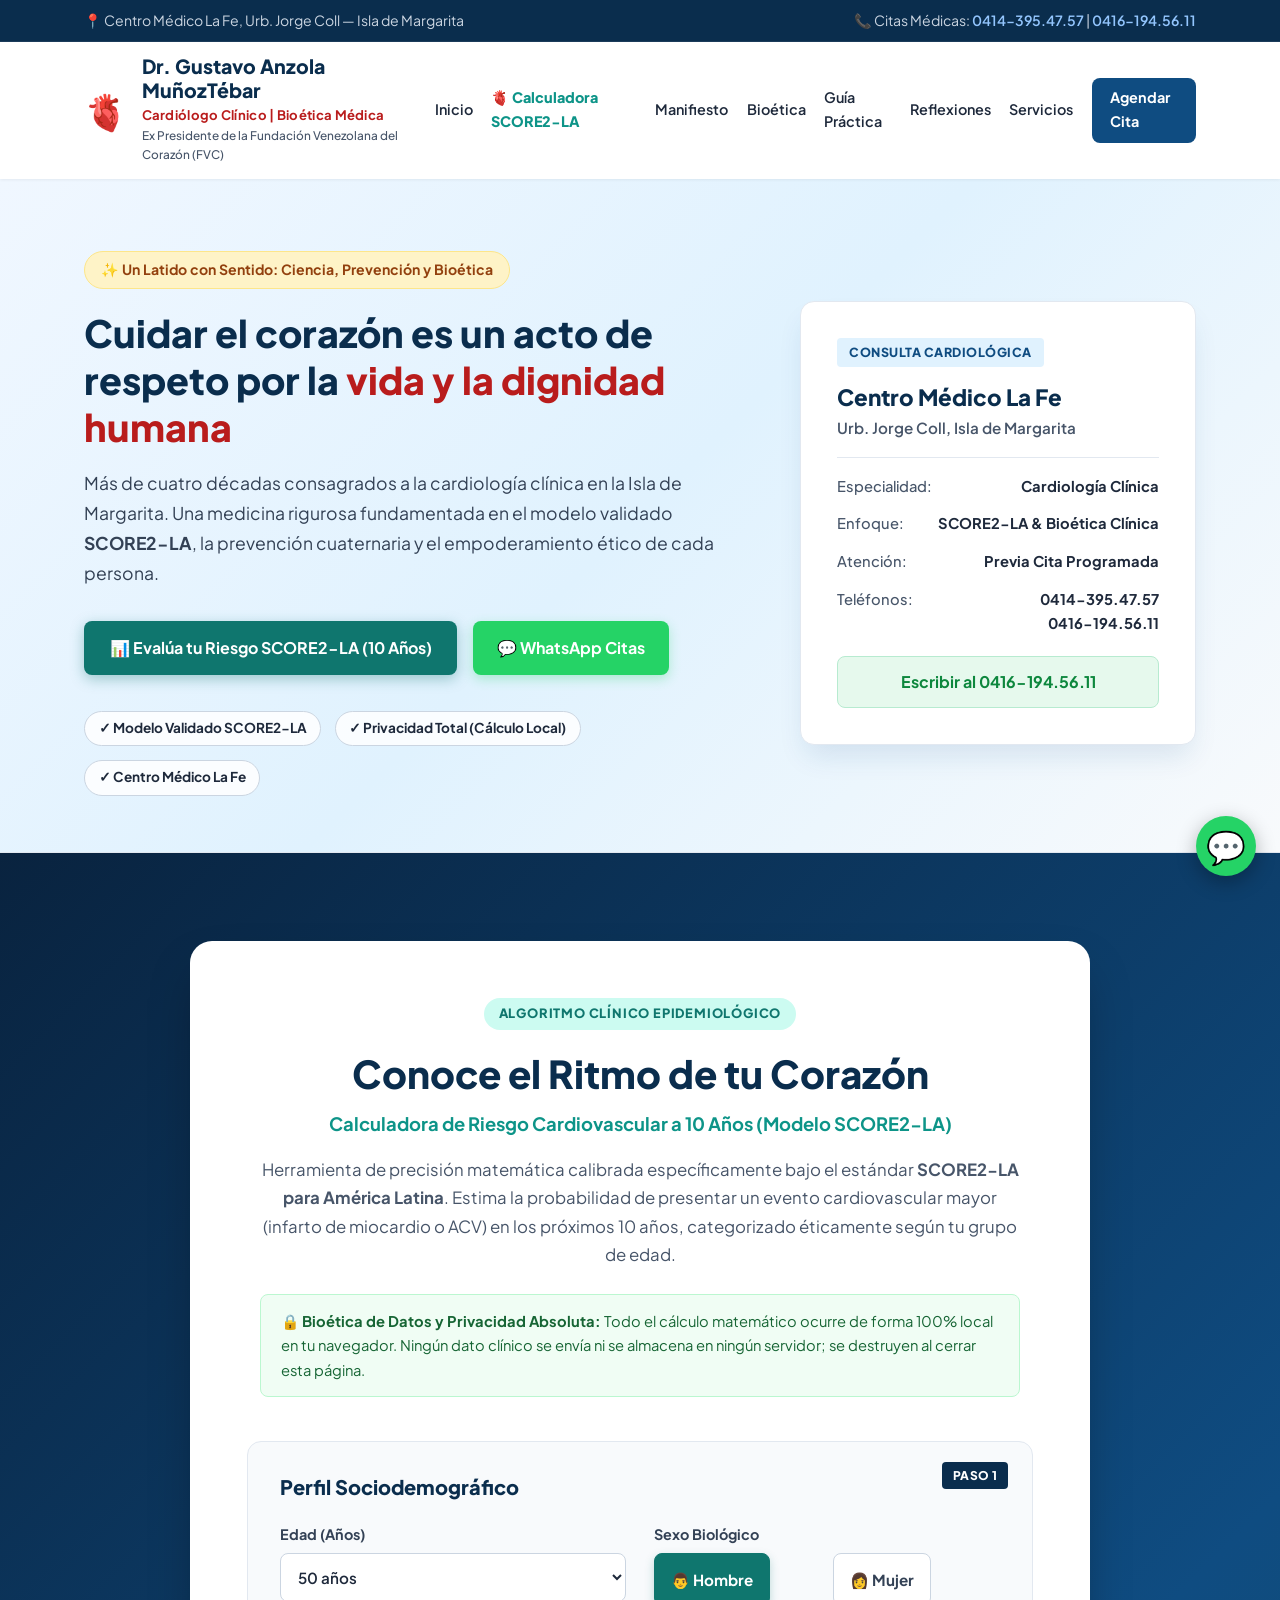
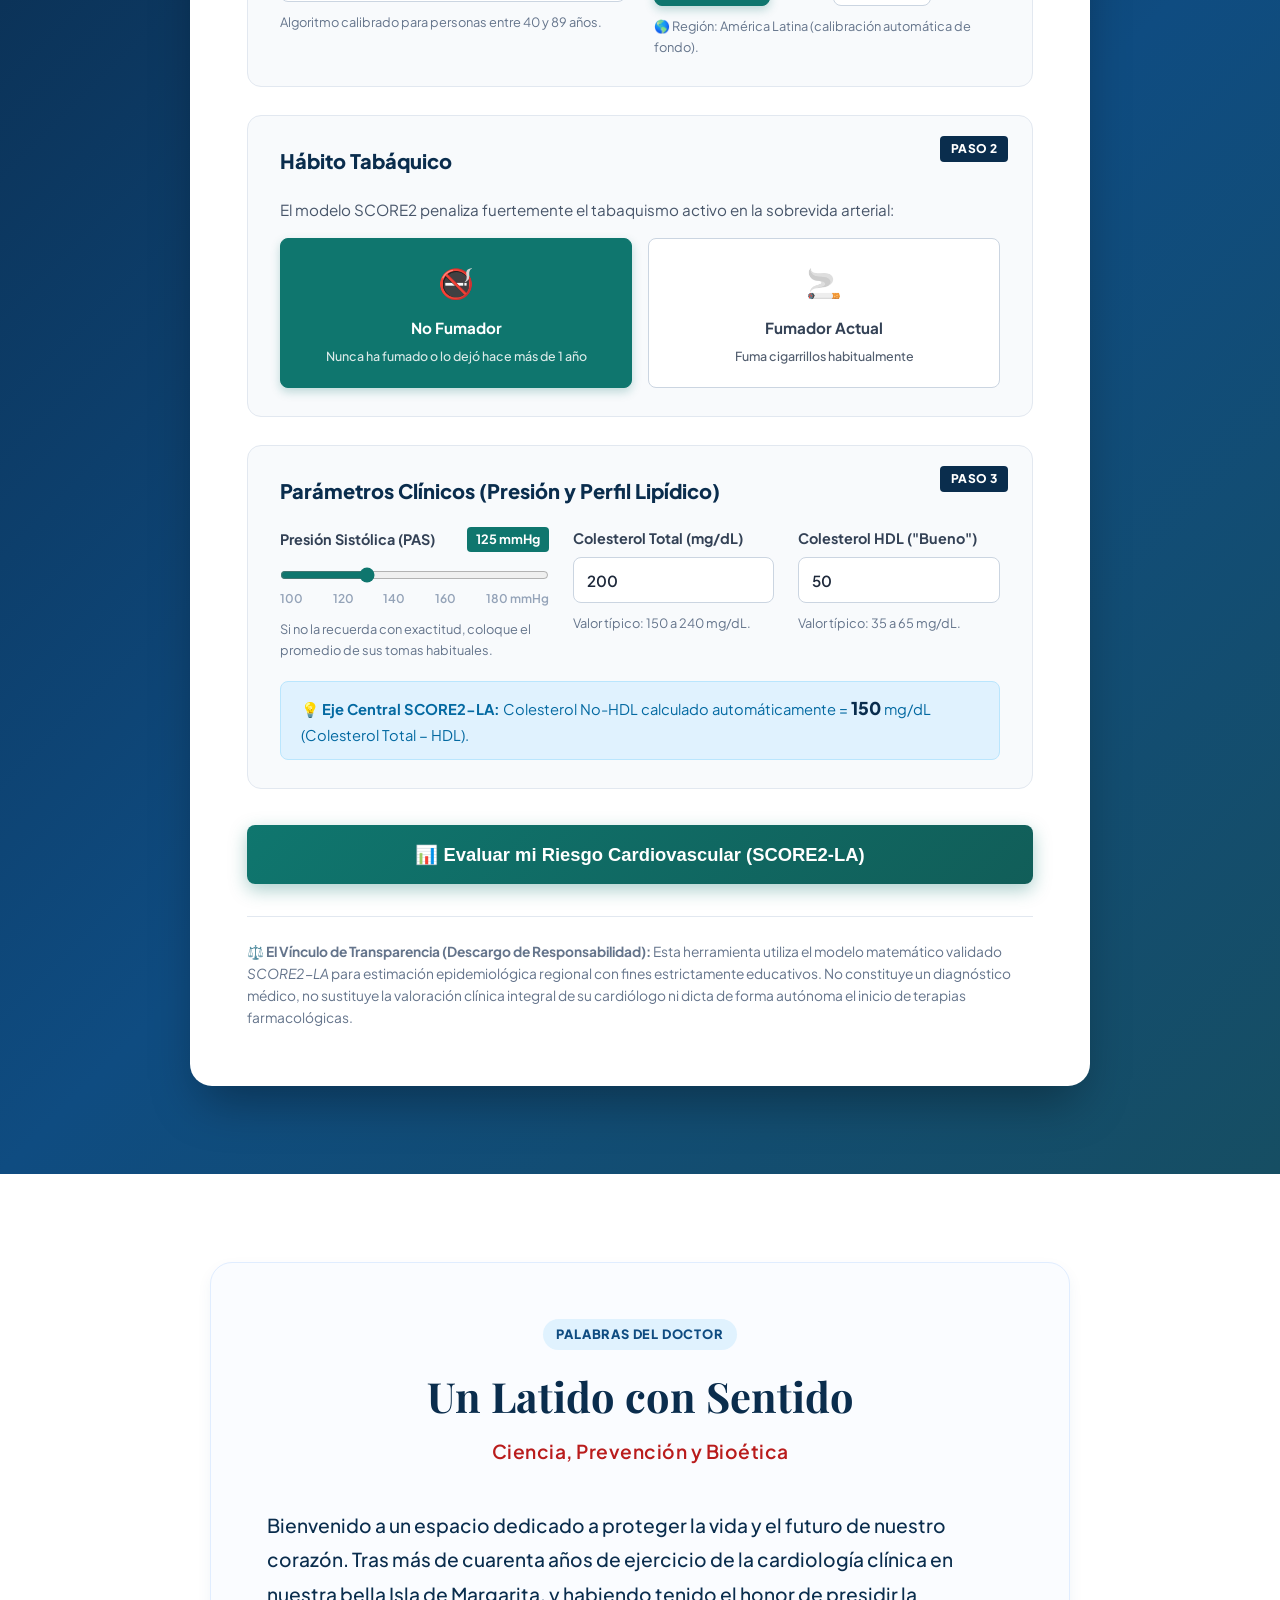
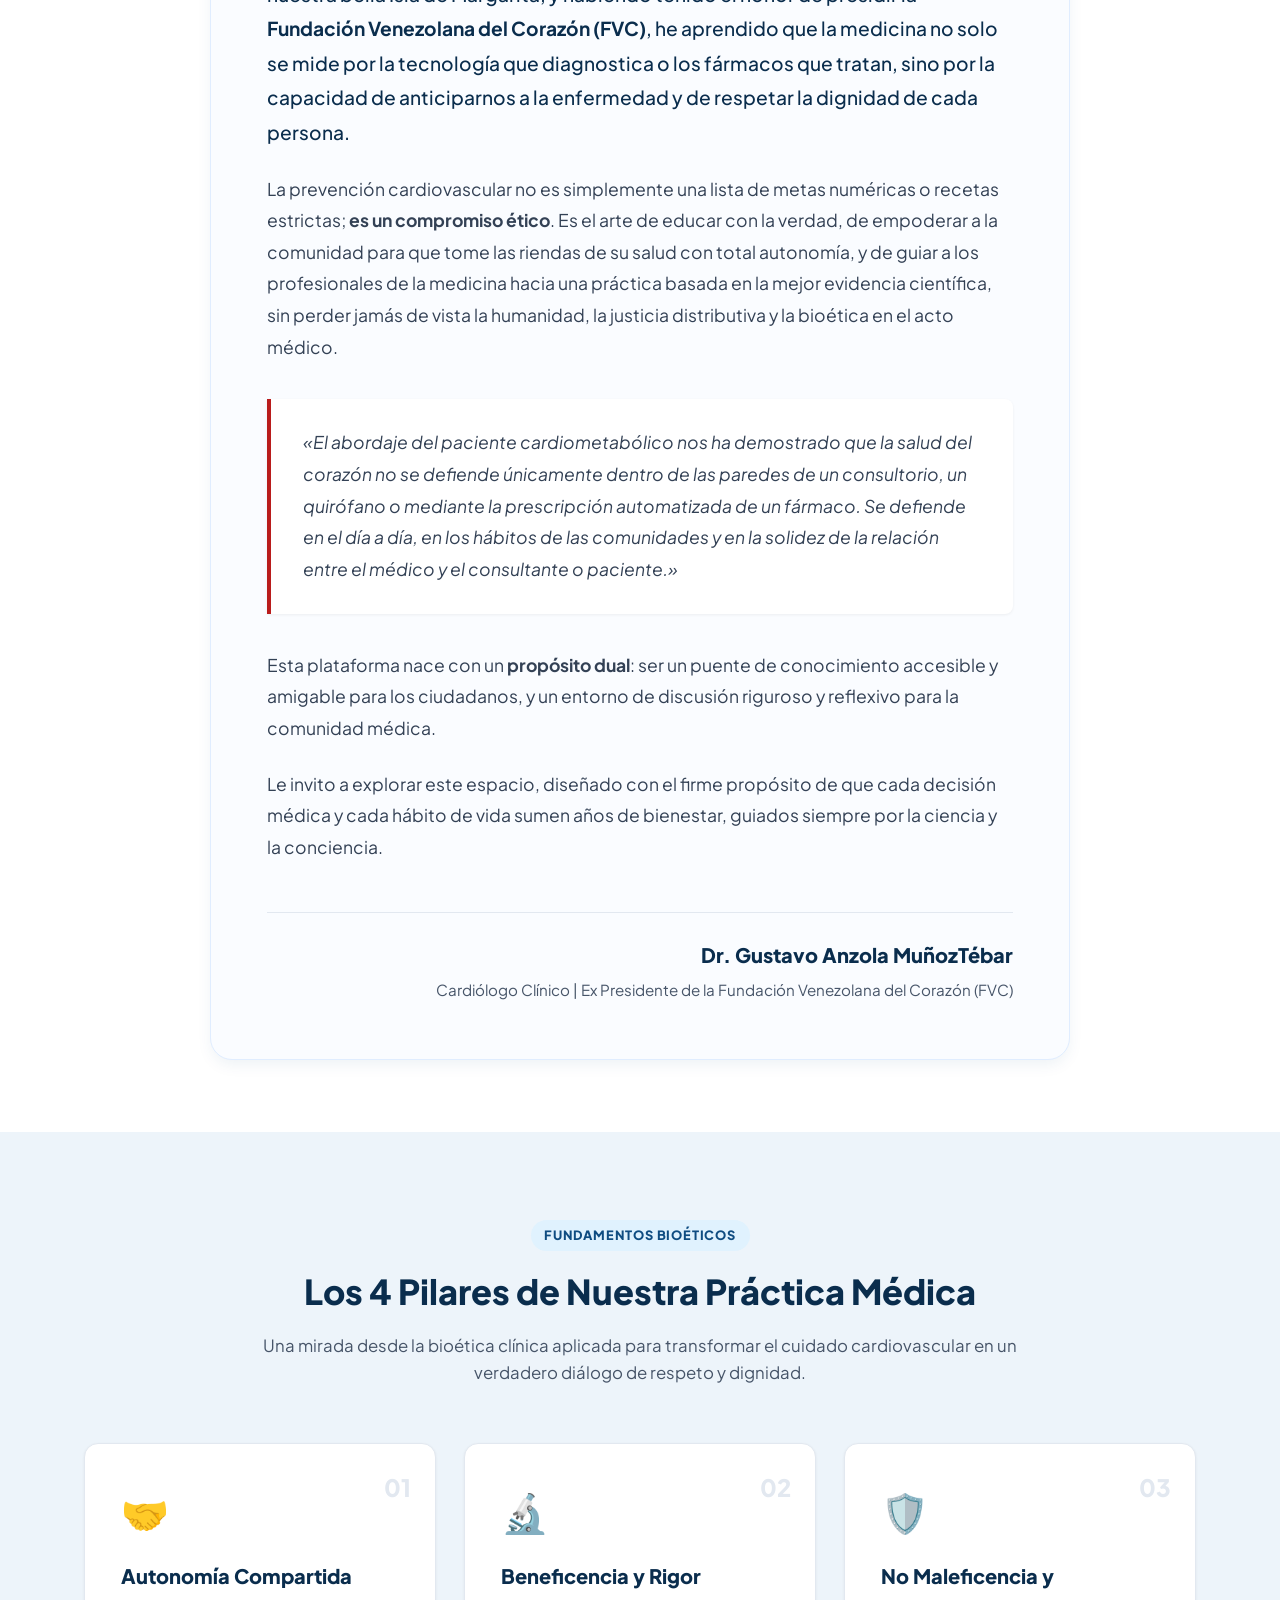
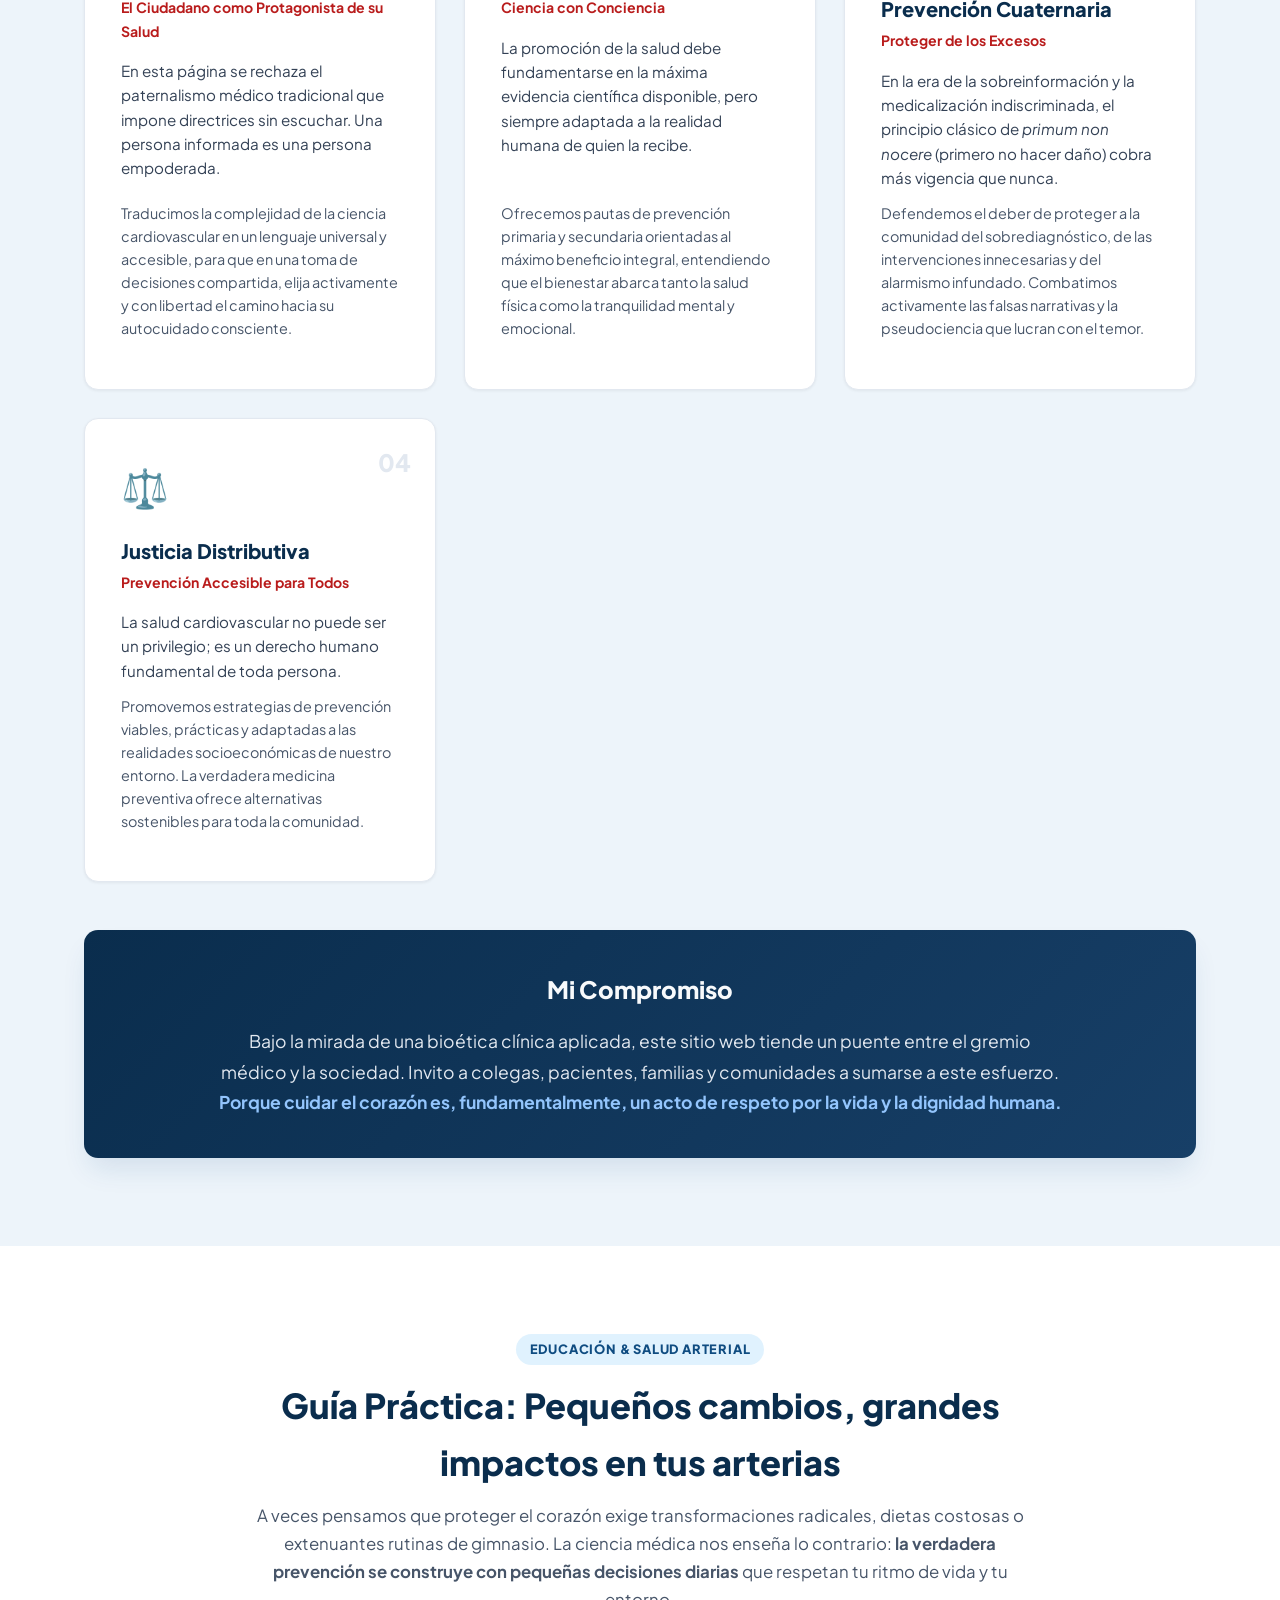
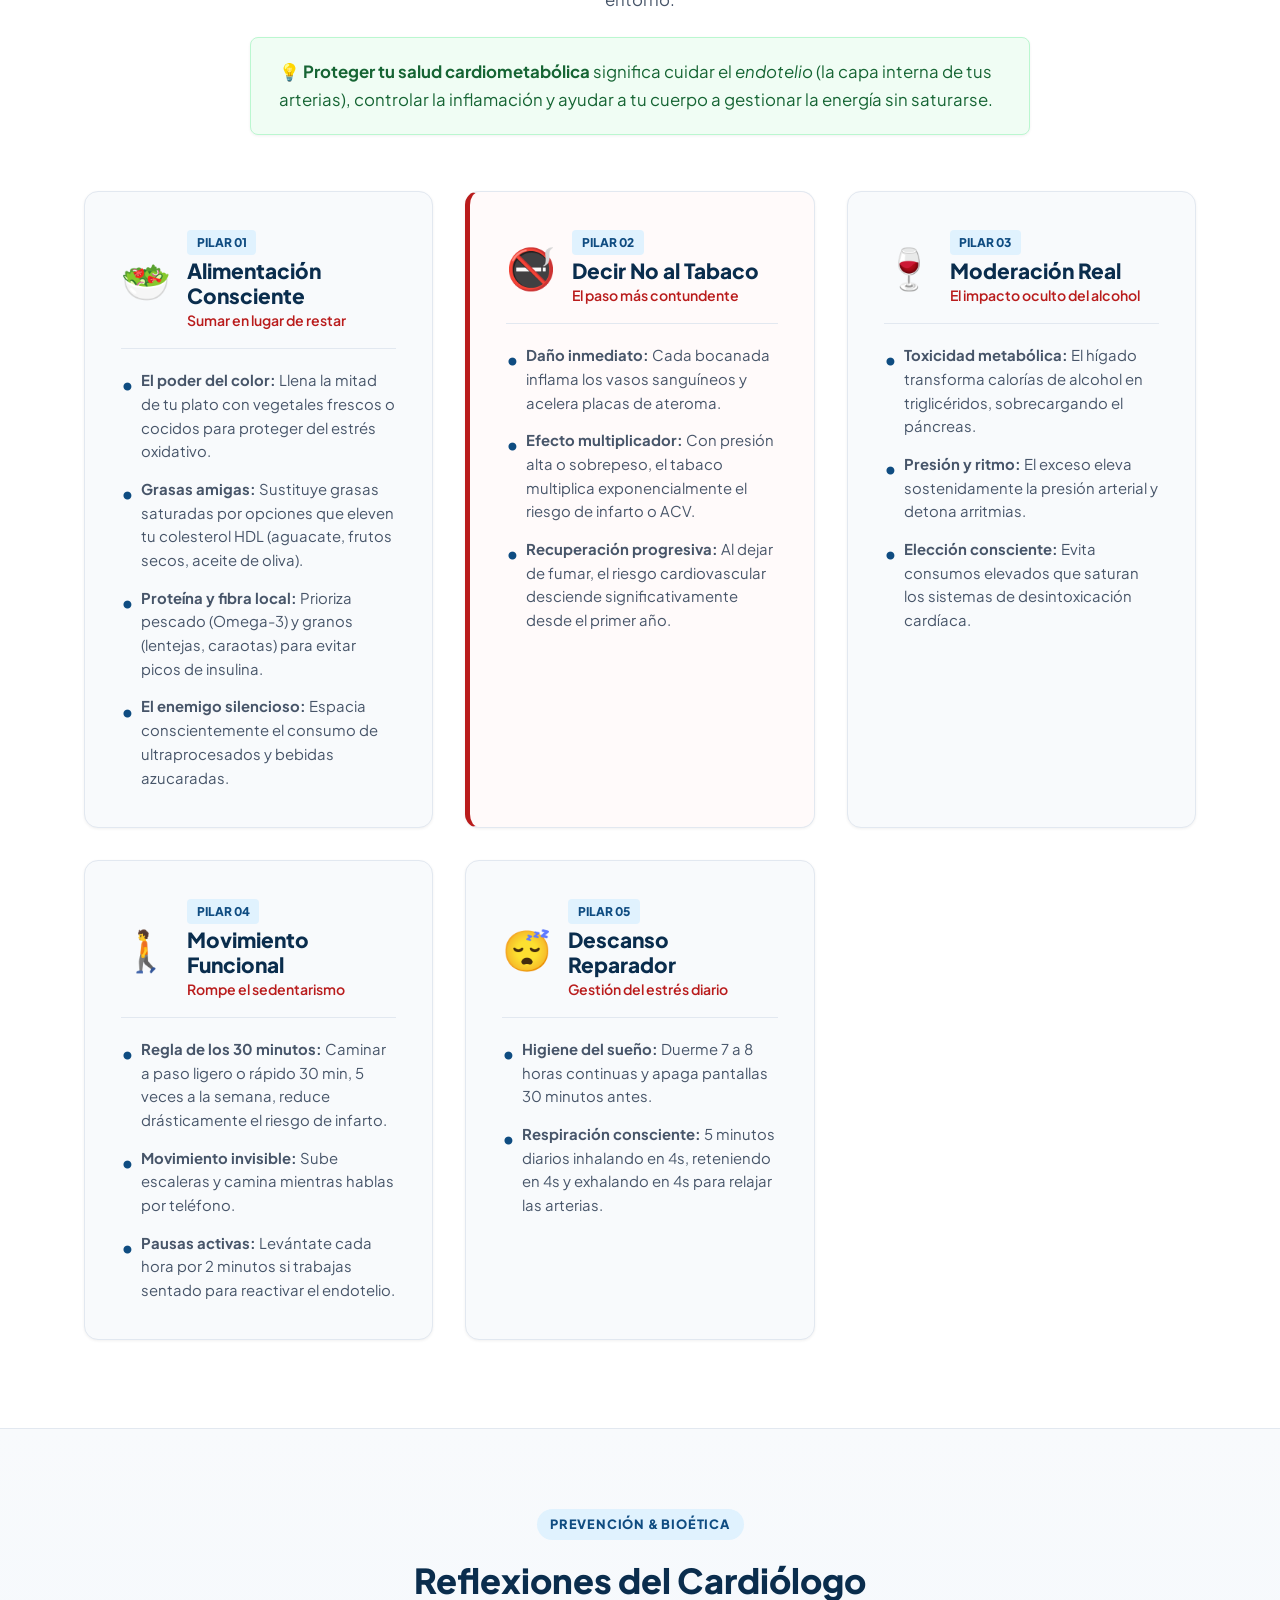
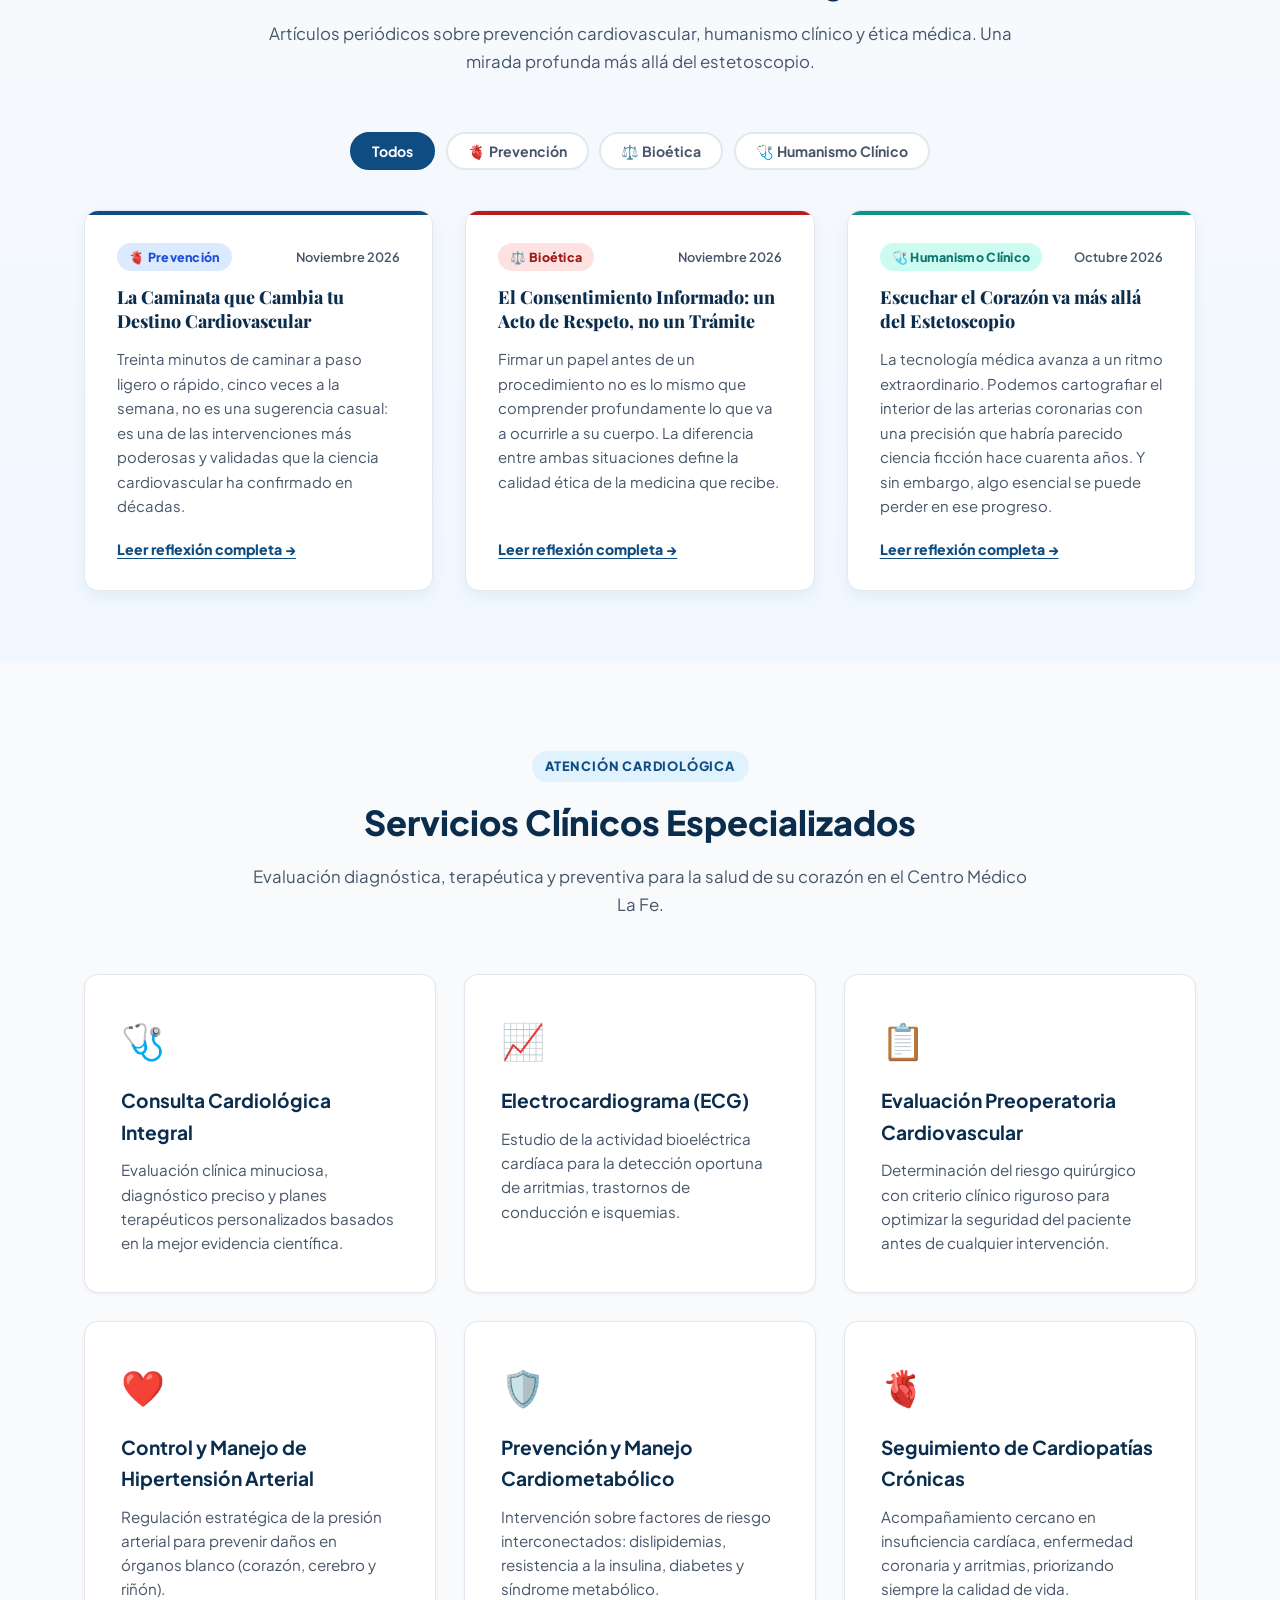
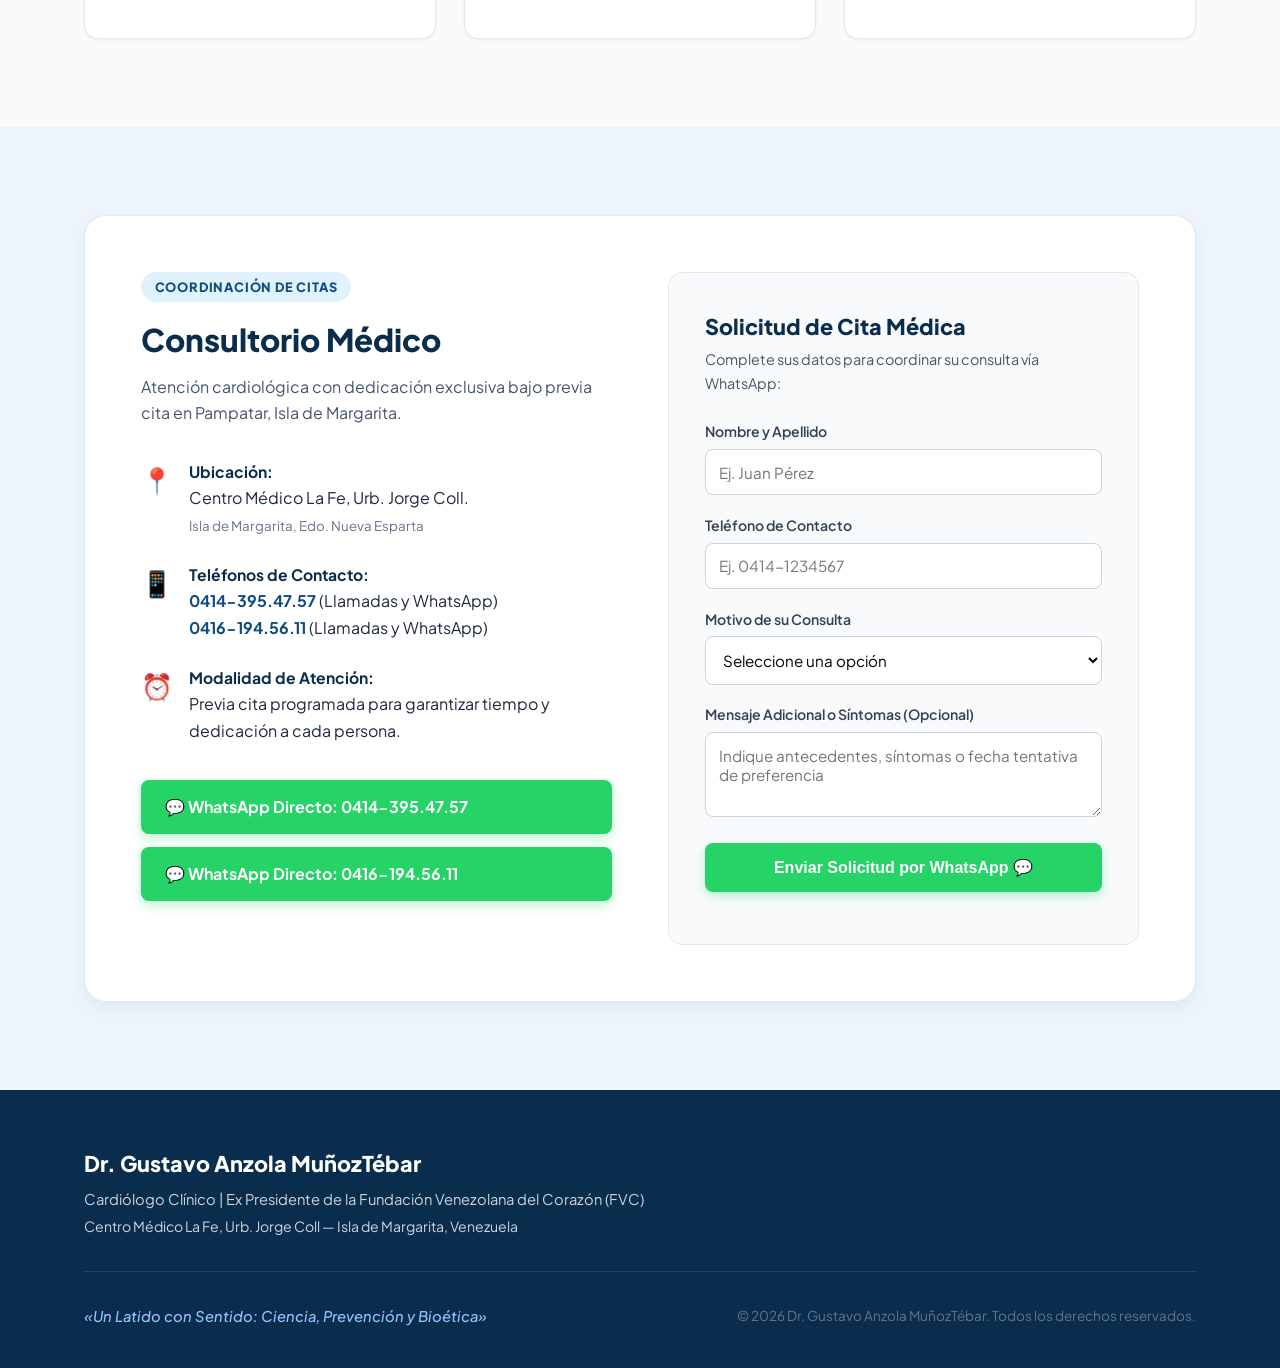
<file: index.html>
<!DOCTYPE html>
<html lang="es">
<head>
    <meta charset="UTF-8">
    <meta name="viewport" content="width=device-width, initial-scale=1.0">
    <title>Dr. Gustavo Anzola MuñozTébar | Calculadora SCORE2-LA, Cardiología Clínica y Bioética</title>
    <meta name="description" content="Conoce el Ritmo de tu Corazón: Calculadora de Riesgo Cardiovascular SCORE2-LA para América Latina. Manifiesto ético, prevención y consulta en Centro Médico La Fe, Isla de Margarita.">
    <link rel="stylesheet" href="styles.css">
    <link rel="preconnect" href="https://fonts.googleapis.com">
    <link rel="preconnect" href="https://fonts.gstatic.com" crossorigin>
    <link href="https://fonts.googleapis.com/css2?family=Plus+Jakarta+Sans:ital,wght@0,400;0,500;0,600;0,700;0,800;1,400;1,600&family=Playfair+Display:ital,wght@0,600;0,700;1,600&display=swap" rel="stylesheet">
</head>
<body>

    <!-- BARRA SUPERIOR DE CONTACTO -->
    <div class="top-bar">
        <div class="container top-bar-content">
            <span class="location-tag">📍 Centro Médico La Fe, Urb. Jorge Coll — Isla de Margarita</span>
            <div class="top-phones">
                <span>📞 Citas Médicas:</span>
                <a href="tel:04143954757">0414-395.47.57</a> | 
                <a href="tel:04161945611">0416-194.56.11</a>
            </div>
        </div>
    </div>

    <!-- ENCABEZADO Y NAVEGACIÓN -->
    <header class="header">
        <div class="container nav-container">
            <a href="#" class="logo">
                <div class="logo-symbol">🫀</div>
                <div class="logo-text">
                    <span class="doctor-name">Dr. Gustavo Anzola MuñozTébar</span>
                    <span class="doctor-spec">Cardiólogo Clínico | Bioética Médica</span>
                    <span class="fvc-tag">Ex Presidente de la Fundación Venezolana del Corazón (FVC)</span>
                </div>
            </a>
            <nav class="nav-links">
                <a href="#inicio">Inicio</a>
                <a href="#score2" class="nav-highlight">🫀 Calculadora SCORE2-LA</a>
                <a href="#manifiesto">Manifiesto</a>
                <a href="#pilares">Bioética</a>
                <a href="#guia-prevencion">Guía Práctica</a>
                <a href="#reflexiones">Reflexiones</a>
                <a href="#servicios">Servicios</a>
                <a href="https://wa.me/584143954757?text=Hola%20Dr.%20Gustavo%20Anzola,%20deseo%20agendar%20una%20consulta%20cardiol%C3%B3gica" target="_blank" class="btn-cita-header">Agendar Cita</a>
            </nav>
        </div>
    </header>

    <!-- SECCIÓN HERO PRINCIPAL -->
    <section id="inicio" class="hero">
        <div class="container hero-grid">
            <div class="hero-text">
                <div class="badge-motto">✨ Un Latido con Sentido: Ciencia, Prevención y Bioética</div>
                <h1>Cuidar el corazón es un acto de respeto por la <span>vida y la dignidad humana</span></h1>
                <p class="hero-desc">
                    Más de cuatro décadas consagrados a la cardiología clínica en la Isla de Margarita. Una medicina rigurosa fundamentada en el modelo validado <strong>SCORE2-LA</strong>, la prevención cuaternaria y el empoderamiento ético de cada persona.
                </p>
                <div class="hero-actions">
                    <a href="#score2" class="btn-score-hero">
                        📊 Evalúa tu Riesgo SCORE2-LA (10 Años)
                    </a>
                    <a href="https://wa.me/584143954757?text=Hola%20Dr.%20Gustavo%20Anzola,%20deseo%20agendar%20una%20consulta%20cardiol%C3%B3gica" target="_blank" class="btn-whatsapp">
                        💬 WhatsApp Citas
                    </a>
                </div>
                <div class="hero-badges">
                    <span class="badge-pill">✓ Modelo Validado SCORE2-LA</span>
                    <span class="badge-pill">✓ Privacidad Total (Cálculo Local)</span>
                    <span class="badge-pill">✓ Centro Médico La Fe</span>
                </div>
            </div>

            <!-- TARJETA DESTACADA DEL CONSULTORIO -->
            <div class="hero-card">
                <div class="medical-summary-box">
                    <div class="card-header-badge">Consulta Cardiológica</div>
                    <h3>Centro Médico La Fe</h3>
                    <p class="clinic-sub">Urb. Jorge Coll, Isla de Margarita</p>
                    <hr>
                    <div class="info-row">
                        <span class="info-title">Especialidad:</span>
                        <span class="info-val">Cardiología Clínica</span>
                    </div>
                    <div class="info-row">
                        <span class="info-title">Enfoque:</span>
                        <span class="info-val">SCORE2-LA & Bioética Clínica</span>
                    </div>
                    <div class="info-row">
                        <span class="info-title">Atención:</span>
                        <span class="info-val">Previa Cita Programada</span>
                    </div>
                    <div class="info-row">
                        <span class="info-title">Teléfonos:</span>
                        <span class="info-val">0414-395.47.57<br>0416-194.56.11</span>
                    </div>
                    <a href="https://wa.me/584161945611?text=Hola%20Dr.%20Gustavo%20Anzola,%20deseo%20solicitar%20informaci%C3%B3n%20sobre%20citas" target="_blank" class="btn-secondary-wa">
                        Escribir al 0416-194.56.11
                    </a>
                </div>
            </div>
        </div>
    </section>

    <!-- CALCULADORA SCORE2-LA: CONOCE EL RITMO DE TU CORAZÓN -->
    <section id="score2" class="score-section">
        <div class="container">
            <div class="score-calculator-card">
                <div class="score-header">
                    <div class="model-badge">Algoritmo Clínico Epidemiológico</div>
                    <h2>Conoce el Ritmo de tu Corazón</h2>
                    <h3 class="score-subtitle">Calculadora de Riesgo Cardiovascular a 10 Años (Modelo SCORE2-LA)</h3>
                    <p class="score-desc">
                        Herramienta de precisión matemática calibrada específicamente bajo el estándar <strong>SCORE2-LA para América Latina</strong>. Estima la probabilidad de presentar un evento cardiovascular mayor (infarto de miocardio o ACV) en los próximos 10 años, categorizado éticamente según tu grupo de edad.
                    </p>
                    <div class="privacy-notice">
                        🔒 <strong>Bioética de Datos y Privacidad Absoluta:</strong> Todo el cálculo matemático ocurre de forma 100% local en tu navegador. Ningún dato clínico se envía ni se almacena en ningún servidor; se destruyen al cerrar esta página.
                    </div>
                </div>

                <form id="score2-form" onsubmit="calcularSCORE2(event)" class="score-steps-flow">
                    <!-- PASO 1: PERFIL SOCIODEMOGRÁFICO -->
                    <div class="calc-step-box">
                        <div class="step-badge">Paso 1</div>
                        <h4>Perfil Sociodemográfico</h4>
                        <div class="step-grid-2">
                            <div class="form-field">
                                <label for="score-edad">Edad (Años)</label>
                                <select id="score-edad" required class="select-styled">
                                    <option value="">Selecciona tu edad</option>
                                    <optgroup label="Adultos (SCORE2 estándar: 40 a 69 años)">
                                        <!-- Generado de 40 a 69 -->
                                        <option value="40">40 años</option>
                                        <option value="41">41 años</option>
                                        <option value="42">42 años</option>
                                        <option value="43">43 años</option>
                                        <option value="44">44 años</option>
                                        <option value="45">45 años</option>
                                        <option value="46">46 años</option>
                                        <option value="47">47 años</option>
                                        <option value="48">48 años</option>
                                        <option value="49">49 años</option>
                                        <option value="50" selected>50 años</option>
                                        <option value="51">51 años</option>
                                        <option value="52">52 años</option>
                                        <option value="53">53 años</option>
                                        <option value="54">54 años</option>
                                        <option value="55">55 años</option>
                                        <option value="56">56 años</option>
                                        <option value="57">57 años</option>
                                        <option value="58">58 años</option>
                                        <option value="59">59 años</option>
                                        <option value="60">60 años</option>
                                        <option value="61">61 años</option>
                                        <option value="62">62 años</option>
                                        <option value="63">63 años</option>
                                        <option value="64">64 años</option>
                                        <option value="65">65 años</option>
                                        <option value="66">66 años</option>
                                        <option value="67">67 años</option>
                                        <option value="68">68 años</option>
                                        <option value="69">69 años</option>
                                    </optgroup>
                                    <optgroup label="Adultos Mayores (Módulo SCORE2-OP: 70 a 89 años)">
                                        <option value="70">70 años</option>
                                        <option value="71">71 años</option>
                                        <option value="72">72 años</option>
                                        <option value="73">73 años</option>
                                        <option value="74">74 años</option>
                                        <option value="75">75 años</option>
                                        <option value="76">76 años</option>
                                        <option value="77">77 años</option>
                                        <option value="78">78 años</option>
                                        <option value="79">79 años</option>
                                        <option value="80">80 años</option>
                                        <option value="81">81 años</option>
                                        <option value="82">82 años</option>
                                        <option value="83">83 años</option>
                                        <option value="84">84 años</option>
                                        <option value="85">85 años o más</option>
                                    </optgroup>
                                </select>
                                <span class="field-hint">Algoritmo calibrado para personas entre 40 y 89 años.</span>
                            </div>

                            <div class="form-field">
                                <label>Sexo Biológico</label>
                                <div class="toggle-buttons-group">
                                    <label class="toggle-btn-label">
                                        <input type="radio" name="sexo" value="hombre" checked required>
                                        <span class="btn-toggle-styled">👨 Hombre</span>
                                    </label>
                                    <label class="toggle-btn-label">
                                        <input type="radio" name="sexo" value="mujer" required>
                                        <span class="btn-toggle-styled">👩 Mujer</span>
                                    </label>
                                </div>
                                <span class="field-hint">🌎 Región: América Latina (calibración automática de fondo).</span>
                            </div>
                        </div>
                    </div>

                    <!-- PASO 2: ESTADO DE TABAQUISMO -->
                    <div class="calc-step-box">
                        <div class="step-badge">Paso 2</div>
                        <h4>Hábito Tabáquico</h4>
                        <p class="step-intro-text">El modelo SCORE2 penaliza fuertemente el tabaquismo activo en la sobrevida arterial:</p>
                        <div class="toggle-buttons-group large-toggles">
                            <label class="toggle-btn-label">
                                <input type="radio" name="tabaquismo" value="0" checked required>
                                <span class="btn-toggle-styled large-toggle">
                                    <span class="toggle-icon">🚭</span>
                                    <strong>No Fumador</strong>
                                    <small>Nunca ha fumado o lo dejó hace más de 1 año</small>
                                </span>
                            </label>
                            <label class="toggle-btn-label">
                                <input type="radio" name="tabaquismo" value="1" required>
                                <span class="btn-toggle-styled large-toggle alert-toggle">
                                    <span class="toggle-icon">🚬</span>
                                    <strong>Fumador Actual</strong>
                                    <small>Fuma cigarrillos habitualmente</small>
                                </span>
                            </label>
                        </div>
                    </div>

                    <!-- PASO 3: PARÁMETROS CLÍNICOS -->
                    <div class="calc-step-box">
                        <div class="step-badge">Paso 3</div>
                        <h4>Parámetros Clínicos (Presión y Perfil Lipídico)</h4>
                        <div class="step-grid-3">
                            <!-- Sistólica -->
                            <div class="form-field">
                                <label for="score-pas">
                                    Presión Sistólica (PAS)
                                    <span class="val-badge" id="pas-display">125 mmHg</span>
                                </label>
                                <input type="range" id="score-pas" min="100" max="180" step="1" value="125" oninput="actualizarPAS(this.value)">
                                <div class="slider-labels">
                                    <span>100</span>
                                    <span>120</span>
                                    <span>140</span>
                                    <span>160</span>
                                    <span>180 mmHg</span>
                                </div>
                                <span class="field-hint">Si no la recuerda con exactitud, coloque el promedio de sus tomas habituales.</span>
                            </div>

                            <!-- Colesterol Total -->
                            <div class="form-field">
                                <label for="col-total">Colesterol Total (mg/dL)</label>
                                <input type="number" id="col-total" min="120" max="350" value="200" required class="input-styled" oninput="calcularNoHDL()">
                                <span class="field-hint">Valor típico: 150 a 240 mg/dL.</span>
                            </div>

                            <!-- Colesterol HDL -->
                            <div class="form-field">
                                <label for="col-hdl">Colesterol HDL ("Bueno")</label>
                                <input type="number" id="col-hdl" min="20" max="110" value="50" required class="input-styled" oninput="calcularNoHDL()">
                                <span class="field-hint">Valor típico: 35 a 65 mg/dL.</span>
                            </div>
                        </div>

                        <!-- CÁLCULO VISUAL DE NO-HDL -->
                        <div class="no-hdl-live-box">
                            💡 <strong>Eje Central SCORE2-LA:</strong> Colesterol No-HDL calculado automáticamente = 
                            <span id="no-hdl-val">150</span> mg/dL (Colesterol Total − HDL).
                        </div>
                    </div>

                    <button type="submit" class="btn-calcular-score">
                        📊 Evaluar mi Riesgo Cardiovascular (SCORE2-LA)
                    </button>
                </form>

                <!-- PANTALLA DE RESULTADOS DEL SCORE2-LA -->
                <div id="score2-resultado" class="score-result-panel" style="display: none;">
                    <!-- Rellenado dinámicamente con JavaScript -->
                </div>

                <!-- DESCARGO DE RESPONSABILIDAD BIOÉTICO -->
                <div class="score-disclaimer">
                    <p>
                        ⚖️ <strong>El Vínculo de Transparencia (Descargo de Responsabilidad):</strong> 
                        Esta herramienta utiliza el modelo matemático validado <em>SCORE2-LA</em> para estimación epidemiológica regional con fines estrictamente educativos. No constituye un diagnóstico médico, no sustituye la valoración clínica integral de su cardiólogo ni dicta de forma autónoma el inicio de terapias farmacológicas.
                    </p>
                </div>
            </div>
        </div>
    </section>

    <!-- MANIFIESTO DE BIENVENIDA -->
    <section id="manifiesto" class="manifiesto-section">
        <div class="container">
            <div class="manifiesto-wrapper">
                <div class="manifiesto-header">
                    <span class="section-tag">Palabras del Doctor</span>
                    <h2>Un Latido con Sentido</h2>
                    <h3 class="subtitle-serif">Ciencia, Prevención y Bioética</h3>
                </div>

                <div class="manifiesto-body">
                    <p class="lead-paragraph">
                        Bienvenido a un espacio dedicado a proteger la vida y el futuro de nuestro corazón. Tras más de cuarenta años de ejercicio de la cardiología clínica en nuestra bella Isla de Margarita, y habiendo tenido el honor de presidir la <strong>Fundación Venezolana del Corazón (FVC)</strong>, he aprendido que la medicina no solo se mide por la tecnología que diagnostica o los fármacos que tratan, sino por la capacidad de anticiparnos a la enfermedad y de respetar la dignidad de cada persona.
                    </p>

                    <p>
                        La prevención cardiovascular no es simplemente una lista de metas numéricas o recetas estrictas; <strong>es un compromiso ético</strong>. Es el arte de educar con la verdad, de empoderar a la comunidad para que tome las riendas de su salud con total autonomía, y de guiar a los profesionales de la medicina hacia una práctica basada en la mejor evidencia científica, sin perder jamás de vista la humanidad, la justicia distributiva y la bioética en el acto médico.
                    </p>

                    <div class="quote-card">
                        <p>«El abordaje del paciente cardiometabólico nos ha demostrado que la salud del corazón no se defiende únicamente dentro de las paredes de un consultorio, un quirófano o mediante la prescripción automatizada de un fármaco. Se defiende en el día a día, en los hábitos de las comunidades y en la solidez de la relación entre el médico y el consultante o paciente.»</p>
                    </div>

                    <p>
                        Esta plataforma nace con un <strong>propósito dual</strong>: ser un puente de conocimiento accesible y amigable para los ciudadanos, y un entorno de discusión riguroso y reflexivo para la comunidad médica.
                    </p>

                    <p>
                        Le invito a explorar este espacio, diseñado con el firme propósito de que cada decisión médica y cada hábito de vida sumen años de bienestar, guiados siempre por la ciencia y la conciencia.
                    </p>

                    <div class="signature-block">
                        <p class="doctor-signature-name">Dr. Gustavo Anzola MuñozTébar</p>
                        <p class="doctor-signature-title">Cardiólogo Clínico | Ex Presidente de la Fundación Venezolana del Corazón (FVC)</p>
                    </div>
                </div>
            </div>
        </div>
    </section>

    <!-- LOS 4 PILARES BIOÉTICOS -->
    <section id="pilares" class="pilares-section">
        <div class="container">
            <div class="section-header">
                <span class="section-tag">Fundamentos Bioéticos</span>
                <h2>Los 4 Pilares de Nuestra Práctica Médica</h2>
                <p>Una mirada desde la bioética clínica aplicada para transformar el cuidado cardiovascular en un verdadero diálogo de respeto y dignidad.</p>
            </div>

            <div class="pilares-grid">
                <!-- Pilar 1 -->
                <div class="pilar-card">
                    <div class="pilar-number">01</div>
                    <div class="pilar-icon">🤝</div>
                    <h3>Autonomía Compartida</h3>
                    <h4>El Ciudadano como Protagonista de su Salud</h4>
                    <p>
                        En esta página se rechaza el paternalismo médico tradicional que impone directrices sin escuchar. Una persona informada es una persona empoderada.
                    </p>
                    <p class="pilar-detail">
                        Traducimos la complejidad de la ciencia cardiovascular en un lenguaje universal y accesible, para que en una toma de decisiones compartida, elija activamente y con libertad el camino hacia su autocuidado consciente.
                    </p>
                </div>

                <!-- Pilar 2 -->
                <div class="pilar-card">
                    <div class="pilar-number">02</div>
                    <div class="pilar-icon">🔬</div>
                    <h3>Beneficencia y Rigor</h3>
                    <h4>Ciencia con Conciencia</h4>
                    <p>
                        La promoción de la salud debe fundamentarse en la máxima evidencia científica disponible, pero siempre adaptada a la realidad humana de quien la recibe.
                    </p>
                    <p class="pilar-detail">
                        Ofrecemos pautas de prevención primaria y secundaria orientadas al máximo beneficio integral, entendiendo que el bienestar abarca tanto la salud física como la tranquilidad mental y emocional.
                    </p>
                </div>

                <!-- Pilar 3 -->
                <div class="pilar-card">
                    <div class="pilar-number">03</div>
                    <div class="pilar-icon">🛡️</div>
                    <h3>No Maleficencia y Prevención Cuaternaria</h3>
                    <h4>Proteger de los Excesos</h4>
                    <p>
                        En la era de la sobreinformación y la medicalización indiscriminada, el principio clásico de <em>primum non nocere</em> (primero no hacer daño) cobra más vigencia que nunca.
                    </p>
                    <p class="pilar-detail">
                        Defendemos el deber de proteger a la comunidad del sobrediagnóstico, de las intervenciones innecesarias y del alarmismo infundado. Combatimos activamente las falsas narrativas y la pseudociencia que lucran con el temor.
                    </p>
                </div>

                <!-- Pilar 4 -->
                <div class="pilar-card">
                    <div class="pilar-number">04</div>
                    <div class="pilar-icon">⚖️</div>
                    <h3>Justicia Distributiva</h3>
                    <h4>Prevención Accesible para Todos</h4>
                    <p>
                        La salud cardiovascular no puede ser un privilegio; es un derecho humano fundamental de toda persona.
                    </p>
                    <p class="pilar-detail">
                        Promovemos estrategias de prevención viables, prácticas y adaptadas a las realidades socioeconómicas de nuestro entorno. La verdadera medicina preventiva ofrece alternativas sostenibles para toda la comunidad.
                    </p>
                </div>
            </div>

            <!-- COMPROMISO BANNER -->
            <div class="compromiso-banner">
                <h3>Mi Compromiso</h3>
                <p>
                    Bajo la mirada de una bioética clínica aplicada, este sitio web tiende un puente entre el gremio médico y la sociedad. Invito a colegas, pacientes, familias y comunidades a sumarse a este esfuerzo. <strong>Porque cuidar el corazón es, fundamentalmente, un acto de respeto por la vida y la dignidad humana.</strong>
                </p>
            </div>
        </div>
    </section>

    <!-- GUÍA PRÁCTICA: PEQUEÑOS CAMBIOS, GRANDES IMPACTOS -->
    <section id="guia-prevencion" class="guia-section">
        <div class="container">
            <div class="section-header">
                <span class="section-tag">Educación & Salud Arterial</span>
                <h2>Guía Práctica: Pequeños cambios, grandes impactos en tus arterias</h2>
                <p>
                    A veces pensamos que proteger el corazón exige transformaciones radicales, dietas costosas o extenuantes rutinas de gimnasio. La ciencia médica nos enseña lo contrario: <strong>la verdadera prevención se construye con pequeñas decisiones diarias</strong> que respetan tu ritmo de vida y tu entorno.
                </p>
                <div class="endotelio-callout">
                    💡 <strong>Proteger tu salud cardiometabólica</strong> significa cuidar el <em>endotelio</em> (la capa interna de tus arterias), controlar la inflamación y ayudar a tu cuerpo a gestionar la energía sin saturarse.
                </div>
            </div>

            <div class="guia-cards-grid">
                <!-- 1. ALIMENTACIÓN CONSCIENTE -->
                <div class="guia-card">
                    <div class="guia-card-header">
                        <span class="guia-card-icon">🥗</span>
                        <div>
                            <span class="guia-step">Pilar 01</span>
                            <h3>Alimentación Consciente</h3>
                            <span class="guia-motto">Sumar en lugar de restar</span>
                        </div>
                    </div>
                    <ul class="guia-list">
                        <li><strong>El poder del color:</strong> Llena la mitad de tu plato con vegetales frescos o cocidos para proteger del estrés oxidativo.</li>
                        <li><strong>Grasas amigas:</strong> Sustituye grasas saturadas por opciones que eleven tu colesterol HDL (aguacate, frutos secos, aceite de oliva).</li>
                        <li><strong>Proteína y fibra local:</strong> Prioriza pescado (Omega-3) y granos (lentejas, caraotas) para evitar picos de insulina.</li>
                        <li><strong>El enemigo silencioso:</strong> Espacia conscientemente el consumo de ultraprocesados y bebidas azucaradas.</li>
                    </ul>
                </div>

                <!-- 2. DECIR NO AL TABACO -->
                <div class="guia-card card-alert">
                    <div class="guia-card-header">
                        <span class="guia-card-icon">🚭</span>
                        <div>
                            <span class="guia-step">Pilar 02</span>
                            <h3>Decir No al Tabaco</h3>
                            <span class="guia-motto">El paso más contundente</span>
                        </div>
                    </div>
                    <ul class="guia-list">
                        <li><strong>Daño inmediato:</strong> Cada bocanada inflama los vasos sanguíneos y acelera placas de ateroma.</li>
                        <li><strong>Efecto multiplicador:</strong> Con presión alta o sobrepeso, el tabaco multiplica exponencialmente el riesgo de infarto o ACV.</li>
                        <li><strong>Recuperación progresiva:</strong> Al dejar de fumar, el riesgo cardiovascular desciende significativamente desde el primer año.</li>
                    </ul>
                </div>

                <!-- 3. MODERACIÓN REAL: ALCOHOL -->
                <div class="guia-card">
                    <div class="guia-card-header">
                        <span class="guia-card-icon">🍷</span>
                        <div>
                            <span class="guia-step">Pilar 03</span>
                            <h3>Moderación Real</h3>
                            <span class="guia-motto">El impacto oculto del alcohol</span>
                        </div>
                    </div>
                    <ul class="guia-list">
                        <li><strong>Toxicidad metabólica:</strong> El hígado transforma calorías de alcohol en triglicéridos, sobrecargando el páncreas.</li>
                        <li><strong>Presión y ritmo:</strong> El exceso eleva sostenidamente la presión arterial y detona arritmias.</li>
                        <li><strong>Elección consciente:</strong> Evita consumos elevados que saturan los sistemas de desintoxicación cardíaca.</li>
                    </ul>
                </div>

                <!-- 4. MOVIMIENTO FUNCIONAL -->
                <div class="guia-card">
                    <div class="guia-card-header">
                        <span class="guia-card-icon">🚶</span>
                        <div>
                            <span class="guia-step">Pilar 04</span>
                            <h3>Movimiento Funcional</h3>
                            <span class="guia-motto">Rompe el sedentarismo</span>
                        </div>
                    </div>
                    <ul class="guia-list">
                        <li><strong>Regla de los 30 minutos:</strong> Caminar a paso ligero o rápido 30 min, 5 veces a la semana, reduce drásticamente el riesgo de infarto.</li>
                        <li><strong>Movimiento invisible:</strong> Sube escaleras y camina mientras hablas por teléfono.</li>
                        <li><strong>Pausas activas:</strong> Levántate cada hora por 2 minutos si trabajas sentado para reactivar el endotelio.</li>
                    </ul>
                </div>

                <!-- 5. DESCANSO Y GESTIÓN DEL ESTRÉS -->
                <div class="guia-card">
                    <div class="guia-card-header">
                        <span class="guia-card-icon">😴</span>
                        <div>
                            <span class="guia-step">Pilar 05</span>
                            <h3>Descanso Reparador</h3>
                            <span class="guia-motto">Gestión del estrés diario</span>
                        </div>
                    </div>
                    <ul class="guia-list">
                        <li><strong>Higiene del sueño:</strong> Duerme 7 a 8 horas continuas y apaga pantallas 30 minutos antes.</li>
                        <li><strong>Respiración consciente:</strong> 5 minutos diarios inhalando en 4s, reteniendo en 4s y exhalando en 4s para relajar las arterias.</li>
                    </ul>
                </div>
            </div>
        </div>
    </section>

    <!-- ═══════════════════════════════════════════════════════════════
         SECCIÓN: REFLEXIONES — PREVENCIÓN Y BIOÉTICA
         CÓMO AGREGAR UN NUEVO ARTÍCULO:
           1. Copie uno de los bloques <article class="reflexion-card"> ... </article>
           2. Péguelo al inicio de la lista (antes del primer <article>)
           3. Actualice: data-categoria, el badge, la fecha, el título,
              el extracto y el contenido dentro del <div class="reflexion-modal-body">
         ═══════════════════════════════════════════════════════════════ -->
    <section id="reflexiones" class="reflexiones-section">
        <div class="container">
            <div class="section-header">
                <span class="section-tag">Prevención &amp; Bioética</span>
                <h2>Reflexiones del Cardiólogo</h2>
                <p>Artículos periódicos sobre prevención cardiovascular, humanismo clínico y ética médica. Una mirada profunda más allá del estetoscopio.</p>
            </div>

            <!-- FILTROS DE CATEGORÍA -->
            <div class="reflexiones-filtros">
                <button class="filtro-btn active" data-filtro="all">Todos</button>
                <button class="filtro-btn" data-filtro="prevencion">🫀 Prevención</button>
                <button class="filtro-btn" data-filtro="bioetica">⚖️ Bioética</button>
                <button class="filtro-btn" data-filtro="humanismo">🩺 Humanismo Clínico</button>
            </div>

            <!-- GRID DE ARTÍCULOS -->
            <div class="reflexiones-grid" id="reflexiones-grid">

                <!-- ═══ ARTÍCULO 1: PREVENCIÓN ═══ -->
                <article class="reflexion-card" data-categoria="prevencion">
                    <div class="reflexion-card-top">
                        <span class="reflexion-badge badge-prevencion">🫀 Prevención</span>
                        <span class="reflexion-fecha">Noviembre 2026</span>
                    </div>
                    <h3 class="reflexion-titulo">La Caminata que Cambia tu Destino Cardiovascular</h3>
                    <p class="reflexion-extracto">Treinta minutos de caminar a paso ligero o rápido, cinco veces a la semana, no es una sugerencia casual: es una de las intervenciones más poderosas y validadas que la ciencia cardiovascular ha confirmado en décadas.</p>
                    <button class="reflexion-leer-btn" onclick="abrirReflexion('art-01')">Leer reflexión completa →</button>

                    <!-- CONTENIDO COMPLETO (oculto, se abre en modal) -->
                    <div id="art-01" class="reflexion-modal-body" style="display:none;">
                        <p>Treinta minutos de caminar a paso ligero o rápido, cinco veces a la semana, no es una sugerencia casual: es una de las intervenciones más poderosas y validadas que la ciencia cardiovascular ha confirmado en décadas.</p>
                        <p>Cuando usted camina con ritmo sostenido, su corazón bombea con mayor eficiencia, el endotelio —esa delgada membrana que tapiza sus arterias— libera óxido nítrico que las relaja y las protege, y sus células musculares empiezan a consumir glucosa sin necesitar insulina. En apenas 8 semanas de constancia, la presión arterial sistólica puede reducirse 5 a 7 mmHg, equivalente al efecto de algunos medicamentos antihipertensivos.</p>
                        <p>El gran enemigo no es la incapacidad física: es la cultura del sedentarismo. Hemos normalizado el automóvil para 200 metros, el ascensor para dos pisos, la silla durante ocho horas continuas. Cada una de estas pequeñas decisiones acumula silenciosamente el riesgo de infarto y accidente cerebrovascular.</p>
                        <p><strong>La prescripción es sencilla y no tiene costo:</strong> camine a paso ligero o rápido 30 minutos, 5 veces a la semana. Puede dividirlos en dos tramos de 15 minutos si su agenda es apretada. Use zapatos cómodos, escuche música o un podcast, y convierta ese tiempo en un ritual de salud que respeta su propio corazón.</p>
                        <p><em>— Dr. Gustavo Anzola MuñozTébar, Cardiólogo Clínico</em></p>
                    </div>
                </article>

                <!-- ═══ ARTÍCULO 2: BIOÉTICA ═══ -->
                <article class="reflexion-card" data-categoria="bioetica">
                    <div class="reflexion-card-top">
                        <span class="reflexion-badge badge-bioetica">⚖️ Bioética</span>
                        <span class="reflexion-fecha">Noviembre 2026</span>
                    </div>
                    <h3 class="reflexion-titulo">El Consentimiento Informado: un Acto de Respeto, no un Trámite</h3>
                    <p class="reflexion-extracto">Firmar un papel antes de un procedimiento no es lo mismo que comprender profundamente lo que va a ocurrirle a su cuerpo. La diferencia entre ambas situaciones define la calidad ética de la medicina que recibe.</p>
                    <button class="reflexion-leer-btn" onclick="abrirReflexion('art-02')">Leer reflexión completa →</button>

                    <div id="art-02" class="reflexion-modal-body" style="display:none;">
                        <p>En la bioética médica contemporánea, el principio de autonomía ocupa un lugar central: cada persona tiene el derecho inalienable de tomar decisiones informadas sobre su propio cuerpo y su tratamiento. El consentimiento informado nació de esta convicción.</p>
                        <p>Sin embargo, con frecuencia se ha reducido a un trámite burocrático: una hoja densa en lenguaje técnico, firmada apresuradamente en la sala de espera. Esto no es consentimiento informado; es una cobertura legal que traiciona el espíritu de lo que debería ser.</p>
                        <p>Un verdadero consentimiento informado requiere tiempo, lenguaje claro y espacio para preguntar. Significa que el médico explica en palabras comprensibles: qué se va a hacer, por qué, qué riesgos existen, qué alternativas hay y qué ocurre si se decide no hacer nada. Y significa que el paciente responde no desde el miedo o la presión, sino desde la comprensión genuina.</p>
                        <p><strong>En mi práctica cardiológica</strong>, considero que la consulta debe ser un espacio de diálogo real. Ningún paciente debe salir de mi consultorio sin entender su diagnóstico, su tratamiento y sus opciones. La letra pequeña es una señal de alarma; la claridad, una obligación ética.</p>
                        <p><em>— Dr. Gustavo Anzola MuñozTébar, Cardiólogo Clínico | Bioética Médica</em></p>
                    </div>
                </article>

                <!-- ═══ ARTÍCULO 3: HUMANISMO CLÍNICO ═══ -->
                <article class="reflexion-card" data-categoria="humanismo">
                    <div class="reflexion-card-top">
                        <span class="reflexion-badge badge-humanismo">🩺 Humanismo Clínico</span>
                        <span class="reflexion-fecha">Octubre 2026</span>
                    </div>
                    <h3 class="reflexion-titulo">Escuchar el Corazón va más allá del Estetoscopio</h3>
                    <p class="reflexion-extracto">La tecnología médica avanza a un ritmo extraordinario. Podemos cartografiar el interior de las arterias coronarias con una precisión que habría parecido ciencia ficción hace cuarenta años. Y sin embargo, algo esencial se puede perder en ese progreso.</p>
                    <button class="reflexion-leer-btn" onclick="abrirReflexion('art-03')">Leer reflexión completa →</button>

                    <div id="art-03" class="reflexion-modal-body" style="display:none;">
                        <p>La tecnología médica avanza a un ritmo extraordinario. Podemos cartografiar el interior de las arterias coronarias con una precisión que habría parecido ciencia ficción hace cuarenta años. Y sin embargo, algo esencial se puede perder en ese progreso: la escucha humana, profunda y genuina.</p>
                        <p>Cuando un paciente entra al consultorio, trae consigo mucho más que sus síntomas físicos. Trae sus miedos sobre la muerte, su preocupación por la familia que depende de él, su vergüenza por los hábitos que sabe nocivos pero no ha podido cambiar, su desconfianza acumulada de consultas anteriores donde sintió que no fue visto como persona sino como caso clínico.</p>
                        <p>La medicina humanista no rechaza la tecnología; la subordina al servicio de la persona. El ecocardiograma más sofisticado no reemplaza la pregunta: «¿Cómo se ha sentido usted emocionalmente este último mes?». Los niveles de colesterol son datos; la historia detrás de por qué ese paciente come lo que come es la clave para cambiarlo realmente.</p>
                        <p><strong>Cuatro décadas de práctica cardiológica</strong> me han enseñado que los pacientes que se sienten genuinamente escuchados son los que mejor adhieren al tratamiento, los que más preguntan, los que más cambian. La consulta como acto de humanidad es, también, la consulta más clínicamente efectiva.</p>
                        <p><em>— Dr. Gustavo Anzola MuñozTébar, Cardiólogo Clínico | Bioética Médica</em></p>
                    </div>
                </article>

            </div><!-- /reflexiones-grid -->
        </div>
    </section>

    <!-- MODAL DE LECTURA COMPLETA -->
    <div id="reflexion-modal" class="reflexion-modal-overlay" onclick="cerrarReflexion(event)" style="display:none;">
        <div class="reflexion-modal-container">
            <button class="reflexion-modal-close" onclick="cerrarReflexion()">✕ Cerrar</button>
            <div class="reflexion-modal-badge-row">
                <span id="modal-badge" class="reflexion-badge"></span>
                <span id="modal-fecha" class="reflexion-fecha"></span>
            </div>
            <h2 id="modal-titulo" class="reflexion-modal-titulo"></h2>
            <div id="modal-contenido" class="reflexion-modal-contenido"></div>
        </div>
    </div>

    <!-- SECCIÓN DE SERVICIOS CLÍNICOS -->
    <section id="servicios" class="servicios">
        <div class="container">
            <div class="section-header">
                <span class="section-tag">Atención Cardiológica</span>
                <h2>Servicios Clínicos Especializados</h2>
                <p>Evaluación diagnóstica, terapéutica y preventiva para la salud de su corazón en el Centro Médico La Fe.</p>
            </div>
            <div class="services-grid">
                <div class="service-card">
                    <div class="s-icon">🩺</div>
                    <h3>Consulta Cardiológica Integral</h3>
                    <p>Evaluación clínica minuciosa, diagnóstico preciso y planes terapéuticos personalizados basados en la mejor evidencia científica.</p>
                </div>
                <div class="service-card">
                    <div class="s-icon">📈</div>
                    <h3>Electrocardiograma (ECG)</h3>
                    <p>Estudio de la actividad bioeléctrica cardíaca para la detección oportuna de arritmias, trastornos de conducción e isquemias.</p>
                </div>
                <div class="service-card">
                    <div class="s-icon">📋</div>
                    <h3>Evaluación Preoperatoria Cardiovascular</h3>
                    <p>Determinación del riesgo quirúrgico con criterio clínico riguroso para optimizar la seguridad del paciente antes de cualquier intervención.</p>
                </div>
                <div class="service-card">
                    <div class="s-icon">❤️</div>
                    <h3>Control y Manejo de Hipertensión Arterial</h3>
                    <p>Regulación estratégica de la presión arterial para prevenir daños en órganos blanco (corazón, cerebro y riñón).</p>
                </div>
                <div class="service-card">
                    <div class="s-icon">🛡️</div>
                    <h3>Prevención y Manejo Cardiometabólico</h3>
                    <p>Intervención sobre factores de riesgo interconectados: dislipidemias, resistencia a la insulina, diabetes y síndrome metabólico.</p>
                </div>
                <div class="service-card">
                    <div class="s-icon">🫀</div>
                    <h3>Seguimiento de Cardiopatías Crónicas</h3>
                    <p>Acompañamiento cercano en insuficiencia cardíaca, enfermedad coronaria y arritmias, priorizando siempre la calidad de vida.</p>
                </div>
            </div>
        </div>
    </section>

    <!-- SECCIÓN DE UBICACIÓN Y AGENDAMIENTO -->
    <section id="consulta" class="ubicacion">
        <div class="container">
            <div class="ubicacion-box">
                <div class="ubicacion-info">
                    <span class="section-tag">Coordinación de Citas</span>
                    <h2>Consultorio Médico</h2>
                    <p class="ub-sub">Atención cardiológica con dedicación exclusiva bajo previa cita en Pampatar, Isla de Margarita.</p>
                    
                    <div class="contact-block">
                        <div class="c-item">
                            <span class="icon">📍</span>
                            <div>
                                <strong>Ubicación:</strong>
                                <p>Centro Médico La Fe, Urb. Jorge Coll.<br><small style="color: #64748b;">Isla de Margarita, Edo. Nueva Esparta</small></p>
                            </div>
                        </div>
                        <div class="c-item">
                            <span class="icon">📱</span>
                            <div>
                                <strong>Teléfonos de Contacto:</strong>
                                <p>
                                    <a href="tel:04143954757">0414-395.47.57</a> (Llamadas y WhatsApp)<br>
                                    <a href="tel:04161945611">0416-194.56.11</a> (Llamadas y WhatsApp)
                                </p>
                            </div>
                        </div>
                        <div class="c-item">
                            <span class="icon">⏰</span>
                            <div>
                                <strong>Modalidad de Atención:</strong>
                                <p>Previa cita programada para garantizar tiempo y dedicación a cada persona.</p>
                            </div>
                        </div>
                    </div>

                    <div class="wa-buttons-group">
                        <a href="https://wa.me/584143954757?text=Hola%20Dr.%20Gustavo%20Anzola,%20deseo%20agendar%20una%20cita%20m%C3%A9dica" target="_blank" class="btn-whatsapp">
                            💬 WhatsApp Directo: 0414-395.47.57
                        </a>
                        <a href="https://wa.me/584161945611?text=Hola%20Dr.%20Gustavo%20Anzola,%20deseo%20agendar%20una%20cita%20m%C3%A9dica" target="_blank" class="btn-whatsapp">
                            💬 WhatsApp Directo: 0416-194.56.11
                        </a>
                    </div>
                </div>

                <!-- Formulario Interactivo de Consulta Rápida -->
                <div class="form-wrapper">
                    <h3>Solicitud de Cita Médica</h3>
                    <p class="form-sub">Complete sus datos para coordinar su consulta vía WhatsApp:</p>
                    <form id="contact-form" onsubmit="handleMedicalForm(event)">
                        <div class="form-group">
                            <label for="name">Nombre y Apellido</label>
                            <input type="text" id="name" required placeholder="Ej. Juan Pérez">
                        </div>
                        <div class="form-group">
                            <label for="phone">Teléfono de Contacto</label>
                            <input type="tel" id="phone" required placeholder="Ej. 0414-1234567">
                        </div>
                        <div class="form-group">
                            <label for="motivo">Motivo de su Consulta</label>
                            <select id="motivo" required>
                                <option value="">Seleccione una opción</option>
                                <option value="Consulta Cardiológica General">Primera Consulta Cardiológica</option>
                                <option value="Control de Hipertensión / Cardiometabólico">Control de Hipertensión / Cardiometabólico</option>
                                <option value="Evaluación Preoperatoria / Riesgo Quirúrgico">Evaluación Preoperatoria / Riesgo Quirúrgico</option>
                                <option value="Electrocardiograma">Electrocardiograma (ECG)</option>
                                <option value="Chequeo Preventivo Integral">Chequeo Preventivo de Rutina</option>
                                <option value="Evaluación según Resultado SCORE2-LA">Evaluación según Resultado SCORE2-LA</option>
                            </select>
                        </div>
                        <div class="form-group">
                            <label for="message">Mensaje Adicional o Síntomas (Opcional)</label>
                            <textarea id="message" rows="3" placeholder="Indique antecedentes, síntomas o fecha tentativa de preferencia"></textarea>
                        </div>
                        <button type="submit" class="btn-submit">Enviar Solicitud por WhatsApp 💬</button>
                    </form>
                    <div id="form-result"></div>
                </div>
            </div>
        </div>
    </section>

    <!-- PIE DE PÁGINA -->
    <footer class="footer">
        <div class="container footer-content">
            <div class="footer-brand">
                <h3>Dr. Gustavo Anzola MuñozTébar</h3>
                <p>Cardiólogo Clínico | Ex Presidente de la Fundación Venezolana del Corazón (FVC)</p>
                <p class="footer-location">Centro Médico La Fe, Urb. Jorge Coll — Isla de Margarita, Venezuela</p>
            </div>
            <hr class="footer-divider">
            <div class="footer-bottom">
                <p class="footer-motto">«Un Latido con Sentido: Ciencia, Prevención y Bioética»</p>
                <p class="footer-copy">© 2026 Dr. Gustavo Anzola MuñozTébar. Todos los derechos reservados.</p>
            </div>
        </div>
    </footer>

    <!-- BOTÓN FLOTANTE DE WHATSAPP -->
    <a href="https://wa.me/584143954757?text=Hola%20Dr.%20Gustavo%20Anzola,%20deseo%20agendar%20una%20consulta%20cardiol%C3%B3gica" target="_blank" class="float-wa" title="Escribir por WhatsApp al Dr. Gustavo Anzola">
        💬
    </a>

    <script src="script.js"></script>
</body>
</html>
</file>
<file: styles.css>
/* STYLES.CSS - Dr. Gustavo Anzola MuñozTébar | Cardiología Clínica, SCORE2-LA y Bioética */
:root {
    --primary: #0f4c81;         /* Azul médico institucional */
    --primary-dark: #0a2d4d;
    --primary-light: #e0f2fe;
    --accent: #b91c1c;          /* Rojo corazón noble */
    --whatsapp: #25D366;
    --whatsapp-dark: #1ebc59;
    --text-dark: #1e293b;
    --text-muted: #475569;
    --bg-light: #f8fafc;
    --bg-subtle: #f1f5f9;
    --white: #ffffff;
    --border-color: #e2e8f0;
    --verde-score: #16a34a;
    --amarillo-score: #d97706;
    --rojo-score: #dc2626;
    --radius-sm: 8px;
    --radius-md: 14px;
    --radius-lg: 22px;
    --shadow-sm: 0 1px 3px rgba(0,0,0,0.06);
    --shadow-md: 0 6px 16px -2px rgba(15, 76, 129, 0.08);
    --shadow-lg: 0 16px 28px -6px rgba(15, 76, 129, 0.12);
}

* {
    margin: 0;
    padding: 0;
    box-sizing: border-box;
}

html {
    scroll-behavior: smooth;
}

body {
    font-family: 'Plus Jakarta Sans', -apple-system, BlinkMacSystemFont, "Segoe UI", Roboto, sans-serif;
    color: var(--text-dark);
    background-color: var(--bg-light);
    line-height: 1.65;
    -webkit-font-smoothing: antialiased;
}

.container {
    max-width: 1160px;
    margin: 0 auto;
    padding: 0 1.5rem;
}

/* TOP BAR */
.top-bar {
    background-color: var(--primary-dark);
    color: #cbd5e1;
    font-size: 0.88rem;
    padding: 0.55rem 0;
    border-bottom: 1px solid rgba(255,255,255,0.08);
}
.top-bar-content {
    display: flex;
    justify-content: space-between;
    align-items: center;
    flex-wrap: wrap;
    gap: 0.5rem;
}
.top-phones a {
    color: #93c5fd;
    text-decoration: none;
    font-weight: 600;
}
.top-phones a:hover {
    text-decoration: underline;
}

/* HEADER */
.header {
    background: var(--white);
    box-shadow: var(--shadow-sm);
    position: sticky;
    top: 0;
    z-index: 100;
}
.nav-container {
    display: flex;
    justify-content: space-between;
    align-items: center;
    padding: 0.85rem 1.5rem;
}
.logo {
    display: flex;
    align-items: center;
    gap: 0.85rem;
    text-decoration: none;
}
.logo-symbol {
    font-size: 2.2rem;
    line-height: 1;
}
.logo-text {
    display: flex;
    flex-direction: column;
}
.doctor-name {
    font-size: 1.22rem;
    font-weight: 800;
    color: var(--primary-dark);
    line-height: 1.2;
}
.doctor-spec {
    font-size: 0.82rem;
    color: var(--accent);
    font-weight: 700;
    letter-spacing: 0.3px;
    margin-top: 2px;
}
.fvc-tag {
    font-size: 0.74rem;
    color: var(--text-muted);
    font-weight: 500;
}
.nav-links {
    display: flex;
    align-items: center;
    gap: 1.15rem;
}
.nav-links a {
    text-decoration: none;
    color: var(--text-dark);
    font-weight: 600;
    font-size: 0.9rem;
    transition: color 0.2s;
}
.nav-links a:hover {
    color: var(--primary);
}
.nav-highlight {
    color: #0d9488 !important;
    font-weight: 800 !important;
}
.btn-cita-header {
    background-color: var(--primary);
    color: var(--white) !important;
    padding: 0.55rem 1.15rem;
    border-radius: var(--radius-sm);
    font-weight: 700 !important;
    transition: background-color 0.2s, transform 0.2s !important;
}
.btn-cita-header:hover {
    background-color: var(--primary-dark) !important;
    transform: translateY(-1px);
}

/* SECTION TAGS */
.section-tag {
    display: inline-block;
    background: var(--primary-light);
    color: var(--primary);
    font-weight: 800;
    font-size: 0.8rem;
    padding: 0.3rem 0.85rem;
    border-radius: 50px;
    text-transform: uppercase;
    letter-spacing: 0.8px;
    margin-bottom: 0.75rem;
}

/* HERO SECTION */
.hero {
    padding: 4.5rem 0 3.5rem;
    background: linear-gradient(135deg, #f0f7ff 0%, #e0f2fe 50%, #f8fafc 100%);
    border-bottom: 1px solid var(--border-color);
}
.hero-grid {
    display: grid;
    grid-template-columns: 1.25fr 0.75fr;
    gap: 3.5rem;
    align-items: center;
}
.badge-motto {
    display: inline-block;
    background: #fef3c7;
    color: #92400e;
    font-weight: 700;
    font-size: 0.88rem;
    padding: 0.4rem 1rem;
    border-radius: 50px;
    margin-bottom: 1.25rem;
    border: 1px solid #fde68a;
}
.hero-text h1 {
    font-size: 2.35rem;
    font-weight: 800;
    line-height: 1.25;
    color: var(--primary-dark);
    margin-bottom: 1.25rem;
}
.hero-text h1 span {
    color: var(--accent);
}
.hero-desc {
    font-size: 1.1rem;
    color: #334155;
    margin-bottom: 2rem;
    line-height: 1.7;
}
.hero-actions {
    display: flex;
    flex-wrap: wrap;
    gap: 1rem;
    margin-bottom: 2.25rem;
}
.btn-score-hero {
    background-color: #0f766e;
    color: var(--white);
    text-decoration: none;
    padding: 0.85rem 1.6rem;
    border-radius: var(--radius-sm);
    font-weight: 700;
    display: inline-flex;
    align-items: center;
    gap: 0.5rem;
    box-shadow: 0 4px 14px rgba(15, 118, 110, 0.35);
    transition: all 0.2s;
}
.btn-score-hero:hover {
    background-color: #115e59;
    transform: translateY(-2px);
}
.btn-whatsapp {
    background-color: var(--whatsapp);
    color: var(--white);
    text-decoration: none;
    padding: 0.85rem 1.5rem;
    border-radius: var(--radius-sm);
    font-weight: 700;
    display: inline-flex;
    align-items: center;
    gap: 0.5rem;
    box-shadow: 0 4px 12px rgba(37, 211, 102, 0.3);
    transition: transform 0.2s, background-color 0.2s;
}
.btn-whatsapp:hover {
    background-color: var(--whatsapp-dark);
    transform: translateY(-2px);
}
.hero-badges {
    display: flex;
    gap: 0.85rem;
    flex-wrap: wrap;
}
.badge-pill {
    background: rgba(255,255,255,0.85);
    border: 1px solid #cbd5e1;
    font-size: 0.85rem;
    font-weight: 700;
    color: #1e293b;
    padding: 0.35rem 0.85rem;
    border-radius: 50px;
}

/* HERO CARD BOX */
.medical-summary-box {
    background: var(--white);
    padding: 2.25rem;
    border-radius: var(--radius-md);
    box-shadow: var(--shadow-lg);
    border: 1px solid var(--border-color);
}
.card-header-badge {
    display: inline-block;
    background: #e0f2fe;
    color: var(--primary);
    font-size: 0.78rem;
    font-weight: 800;
    text-transform: uppercase;
    letter-spacing: 0.5px;
    padding: 0.25rem 0.75rem;
    border-radius: 4px;
    margin-bottom: 0.75rem;
}
.medical-summary-box h3 {
    font-size: 1.4rem;
    color: var(--primary-dark);
    font-weight: 800;
}
.clinic-sub {
    color: var(--text-muted);
    font-size: 0.95rem;
    margin-bottom: 1rem;
    font-weight: 600;
}
.medical-summary-box hr {
    border: 0;
    border-top: 1px solid var(--border-color);
    margin: 1rem 0;
}
.info-row {
    display: flex;
    justify-content: space-between;
    margin-bottom: 0.85rem;
    font-size: 0.92rem;
}
.info-title {
    color: var(--text-muted);
    font-weight: 500;
}
.info-val {
    font-weight: 700;
    text-align: right;
    color: var(--text-dark);
}
.btn-secondary-wa {
    display: block;
    text-align: center;
    background: #e6f9ed;
    color: #0d873d;
    text-decoration: none;
    font-weight: 700;
    padding: 0.75rem;
    border-radius: var(--radius-sm);
    margin-top: 1.25rem;
    border: 1px solid #b7ebd0;
    transition: background 0.2s;
}
.btn-secondary-wa:hover {
    background: #d1f4df;
}

/* ========================================================= */
/* SECCIÓN CALCULADORA SCORE2-LA */
/* ========================================================= */
.score-section {
    padding: 5.5rem 0;
    background: linear-gradient(135deg, #09233f 0%, #0f4c81 60%, #164e63 100%);
    color: #ffffff;
}
.score-calculator-card {
    max-width: 900px;
    margin: 0 auto;
    background: #ffffff;
    color: var(--text-dark);
    border-radius: var(--radius-lg);
    padding: 3.5rem;
    box-shadow: 0 25px 50px -12px rgba(0, 0, 0, 0.35);
    border: 1px solid rgba(255, 255, 255, 0.2);
}
.score-header {
    text-align: center;
    margin-bottom: 2.75rem;
}
.model-badge {
    display: inline-block;
    background: #ccfbf1;
    color: #0f766e;
    font-weight: 800;
    font-size: 0.8rem;
    padding: 0.35rem 0.9rem;
    border-radius: 50px;
    text-transform: uppercase;
    letter-spacing: 0.8px;
    margin-bottom: 0.75rem;
}
.score-header h2 {
    font-size: 2.4rem;
    color: var(--primary-dark);
    font-weight: 800;
    margin-bottom: 0.25rem;
}
.score-subtitle {
    font-size: 1.15rem;
    color: #0d9488;
    font-weight: 700;
    margin-bottom: 1rem;
}
.score-desc {
    color: var(--text-muted);
    font-size: 1.05rem;
    line-height: 1.7;
    max-width: 760px;
    margin: 0 auto 1.5rem;
}
.privacy-notice {
    background: #f0fdf4;
    border: 1px solid #bbf7d0;
    color: #166534;
    padding: 0.9rem 1.25rem;
    border-radius: var(--radius-sm);
    font-size: 0.92rem;
    max-width: 760px;
    margin: 0 auto;
    text-align: left;
}

/* PASOS DE LA CALCULADORA */
.score-steps-flow {
    display: flex;
    flex-direction: column;
    gap: 1.75rem;
}
.calc-step-box {
    background: var(--bg-light);
    border: 1px solid var(--border-color);
    border-radius: var(--radius-md);
    padding: 1.75rem 2rem;
    position: relative;
}
.step-badge {
    position: absolute;
    top: 1.25rem;
    right: 1.5rem;
    background: var(--primary-dark);
    color: #ffffff;
    font-size: 0.75rem;
    font-weight: 800;
    text-transform: uppercase;
    padding: 0.2rem 0.65rem;
    border-radius: 4px;
    letter-spacing: 0.5px;
}
.calc-step-box h4 {
    font-size: 1.25rem;
    font-weight: 800;
    color: var(--primary-dark);
    margin-bottom: 1.25rem;
}
.step-intro-text {
    font-size: 0.95rem;
    color: var(--text-muted);
    margin-bottom: 1rem;
}
.step-grid-2 {
    display: grid;
    grid-template-columns: 1fr 1fr;
    gap: 1.75rem;
}
.step-grid-3 {
    display: grid;
    grid-template-columns: 1.2fr 0.9fr 0.9fr;
    gap: 1.5rem;
    align-items: flex-start;
}
.form-field {
    display: flex;
    flex-direction: column;
    gap: 0.4rem;
}
.form-field label {
    font-size: 0.9rem;
    font-weight: 700;
    color: #334155;
    display: flex;
    justify-content: space-between;
    align-items: center;
}
.val-badge {
    background: #0f766e;
    color: #ffffff;
    font-size: 0.8rem;
    padding: 0.15rem 0.55rem;
    border-radius: 4px;
}
.field-hint {
    font-size: 0.8rem;
    color: #64748b;
    margin-top: 0.2rem;
}
.select-styled, .input-styled {
    padding: 0.8rem;
    border: 1.5px solid #cbd5e1;
    border-radius: var(--radius-sm);
    font-size: 0.95rem;
    font-family: inherit;
    background: #ffffff;
    color: var(--text-dark);
    font-weight: 600;
    transition: all 0.2s;
}
.select-styled:focus, .input-styled:focus {
    outline: none;
    border-color: #0f766e;
    box-shadow: 0 0 0 3px rgba(15, 118, 110, 0.15);
}

/* TOGGLES INTERACTIVOS */
.toggle-buttons-group {
    display: flex;
    gap: 0.75rem;
}
.toggle-btn-label {
    flex: 1;
    cursor: pointer;
}
.toggle-btn-label input[type="radio"] {
    display: none;
}
.btn-toggle-styled {
    display: flex;
    align-items: center;
    justify-content: center;
    padding: 0.8rem 1rem;
    background: #ffffff;
    border: 1.5px solid #cbd5e1;
    border-radius: var(--radius-sm);
    font-weight: 700;
    font-size: 0.95rem;
    color: #334155;
    transition: all 0.2s;
}
.toggle-btn-label input[type="radio"]:checked + .btn-toggle-styled {
    background: #0f766e;
    color: #ffffff;
    border-color: #0f766e;
    box-shadow: 0 4px 10px rgba(15, 118, 110, 0.25);
}
.large-toggles {
    display: grid;
    grid-template-columns: 1fr 1fr;
    gap: 1rem;
}
.large-toggle {
    flex-direction: column;
    padding: 1.25rem 1rem;
    text-align: center;
    gap: 0.35rem;
}
.toggle-icon {
    font-size: 1.8rem;
    margin-bottom: 0.2rem;
}
.large-toggle small {
    font-size: 0.78rem;
    font-weight: 500;
    opacity: 0.85;
}
.alert-toggle:hover {
    border-color: var(--accent);
}
.toggle-btn-label input[type="radio"]:checked + .alert-toggle {
    background: var(--accent);
    border-color: var(--accent);
    color: #ffffff;
    box-shadow: 0 4px 10px rgba(185, 28, 28, 0.3);
}

/* SLIDER SISTÓLICA */
input[type="range"] {
    width: 100%;
    accent-color: #0f766e;
    cursor: pointer;
    margin-top: 0.5rem;
}
.slider-labels {
    display: flex;
    justify-content: space-between;
    font-size: 0.75rem;
    color: #94a3b8;
    font-weight: 600;
}
.no-hdl-live-box {
    margin-top: 1.25rem;
    background: #e0f2fe;
    color: #0369a1;
    padding: 0.75rem 1.25rem;
    border-radius: var(--radius-sm);
    font-size: 0.92rem;
    border: 1px solid #bae6fd;
}
#no-hdl-val {
    font-weight: 800;
    font-size: 1.1rem;
    color: var(--primary-dark);
}

/* BOTÓN DE CALCULAR */
.btn-calcular-score {
    width: 100%;
    background: linear-gradient(135deg, #0f766e 0%, #115e59 100%);
    color: #ffffff;
    border: none;
    padding: 1.15rem;
    border-radius: var(--radius-sm);
    font-size: 1.15rem;
    font-weight: 800;
    cursor: pointer;
    box-shadow: 0 6px 18px rgba(15, 118, 110, 0.35);
    transition: all 0.2s;
    margin-top: 0.5rem;
}
.btn-calcular-score:hover {
    background: linear-gradient(135deg, #115e59 0%, #134e4a 100%);
    transform: translateY(-2px);
    box-shadow: 0 8px 24px rgba(15, 118, 110, 0.45);
}

/* PANTALLA DE RESULTADOS DEL SCORE2-LA */
.score-result-panel {
    margin-top: 2.5rem;
    animation: fadeIn 0.4s ease-out;
}
@keyframes fadeIn {
    from { opacity: 0; transform: translateY(12px); }
    to { opacity: 1; transform: translateY(0); }
}
.score-card-output {
    border-radius: var(--radius-md);
    padding: 2.5rem;
    border: 2px solid;
}
.resultado-verde {
    background: #f0fdf4;
    border-color: #22c55e;
    color: #14532d;
}
.resultado-amarillo {
    background: #fffbeb;
    border-color: #f59e0b;
    color: #78350f;
}
.resultado-rojo {
    background: #fef2f2;
    border-color: #ef4444;
    color: #7f1d1d;
}
.score-top-header {
    display: flex;
    justify-content: space-between;
    align-items: center;
    flex-wrap: wrap;
    gap: 0.5rem;
    margin-bottom: 1.5rem;
}
.score-badge-cat {
    font-size: 1.15rem;
    font-weight: 800;
    color: #ffffff;
    padding: 0.4rem 1.25rem;
    border-radius: 50px;
}
.badge-verde-bg { background-color: var(--verde-score); }
.badge-amarillo-bg { background-color: var(--amarillo-score); }
.badge-rojo-bg { background-color: var(--rojo-score); }

.score-model-tag {
    font-size: 0.82rem;
    font-weight: 700;
    text-transform: uppercase;
    letter-spacing: 0.5px;
    opacity: 0.8;
}
.score-number-display {
    display: flex;
    align-items: baseline;
    gap: 1.5rem;
    margin-bottom: 1.5rem;
    padding-bottom: 1.5rem;
    border-bottom: 1px solid rgba(0,0,0,0.1);
}
.score-val-big {
    font-size: 4rem;
    font-weight: 900;
    line-height: 1;
}
.score-val-text strong {
    font-size: 1.2rem;
    display: block;
}
.score-val-text p {
    font-size: 0.95rem;
    margin: 0;
    opacity: 0.9;
}
.score-summary-details {
    display: flex;
    flex-wrap: wrap;
    gap: 1rem 1.75rem;
    background: rgba(255,255,255,0.7);
    padding: 1rem 1.25rem;
    border-radius: var(--radius-sm);
    font-size: 0.92rem;
    margin-bottom: 1.75rem;
    border: 1px solid rgba(0,0,0,0.06);
}
.sum-item strong {
    font-weight: 700;
}
.score-bioethical-box {
    background: #ffffff;
    border-left: 4px solid currentColor;
    padding: 1.25rem 1.75rem;
    border-radius: 0 var(--radius-sm) var(--radius-sm) 0;
    margin-bottom: 1.75rem;
    box-shadow: var(--shadow-sm);
}
.score-bioethical-box h4 {
    font-size: 1.05rem;
    font-weight: 800;
    margin-bottom: 0.35rem;
}
.score-bioethical-box p {
    font-size: 1rem;
    line-height: 1.7;
    margin: 0;
    font-style: italic;
}
.score-actions-group {
    display: flex;
    flex-wrap: wrap;
    gap: 1rem;
    align-items: center;
}
.btn-wa-score {
    background-color: var(--whatsapp);
    color: #ffffff !important;
    text-decoration: none;
    font-weight: 700;
    padding: 0.85rem 1.5rem;
    border-radius: var(--radius-sm);
    display: inline-flex;
    align-items: center;
    gap: 0.5rem;
    box-shadow: 0 4px 10px rgba(37, 211, 102, 0.3);
    transition: transform 0.2s, background-color 0.2s;
}
.btn-wa-score:hover {
    background-color: var(--whatsapp-dark);
    transform: translateY(-2px);
}
.btn-link-guia {
    color: var(--primary-dark);
    text-decoration: none;
    font-weight: 700;
    font-size: 0.95rem;
}
.btn-link-guia:hover {
    text-decoration: underline;
}

/* DESCARGO SCORE2 */
.score-disclaimer {
    margin-top: 2rem;
    padding-top: 1.5rem;
    border-top: 1px solid var(--border-color);
    font-size: 0.86rem;
    color: #64748b;
    line-height: 1.6;
}

/* MANIFIESTO SECTION */
.manifiesto-section {
    padding: 5.5rem 0 4.5rem;
    background: var(--white);
}
.manifiesto-wrapper {
    max-width: 860px;
    margin: 0 auto;
    background: #fafcff;
    border: 1px solid #e0edff;
    border-radius: var(--radius-lg);
    padding: 3.5rem;
    box-shadow: var(--shadow-md);
}
.manifiesto-header {
    text-align: center;
    margin-bottom: 2.5rem;
}
.manifiesto-header h2 {
    font-family: 'Playfair Display', Georgia, serif;
    font-size: 2.6rem;
    color: var(--primary-dark);
    margin-bottom: 0.35rem;
    font-weight: 700;
}
.subtitle-serif {
    font-size: 1.2rem;
    color: var(--accent);
    font-weight: 600;
    letter-spacing: 0.5px;
}
.manifiesto-body p {
    font-size: 1.1rem;
    color: #334155;
    margin-bottom: 1.5rem;
    line-height: 1.8;
}
.lead-paragraph {
    font-size: 1.2rem !important;
    font-weight: 500;
    color: var(--primary-dark) !important;
}
.quote-card {
    background: #fff;
    border-left: 4px solid var(--accent);
    padding: 1.75rem 2rem;
    margin: 2.25rem 0;
    border-radius: 0 var(--radius-sm) var(--radius-sm) 0;
    box-shadow: var(--shadow-sm);
    font-style: italic;
    color: #1e293b;
    font-size: 1.12rem !important;
    line-height: 1.75;
}
.quote-card p {
    margin: 0 !important;
}
.signature-block {
    margin-top: 3rem;
    text-align: right;
    border-top: 1px solid #e2e8f0;
    padding-top: 1.5rem;
}
.doctor-signature-name {
    font-size: 1.25rem !important;
    font-weight: 800;
    color: var(--primary-dark) !important;
    margin-bottom: 0.2rem !important;
}
.doctor-signature-title {
    font-size: 0.95rem !important;
    color: var(--text-muted) !important;
    margin-bottom: 0 !important;
}

/* PILARES BIOÉTICOS SECTION */
.pilares-section {
    padding: 5.5rem 0;
    background: #edf4fa;
}
.section-header {
    text-align: center;
    max-width: 780px;
    margin: 0 auto 3.5rem;
}
.section-header h2 {
    font-size: 2.15rem;
    font-weight: 800;
    color: var(--primary-dark);
    margin-bottom: 0.75rem;
}
.section-header p {
    color: var(--text-muted);
    font-size: 1.05rem;
}
.pilares-grid {
    display: grid;
    grid-template-columns: repeat(auto-fit, minmax(260px, 1fr));
    gap: 1.75rem;
    margin-bottom: 3rem;
}
.pilar-card {
    background: var(--white);
    padding: 2.25rem;
    border-radius: var(--radius-md);
    border: 1px solid var(--border-color);
    box-shadow: var(--shadow-sm);
    position: relative;
    transition: transform 0.2s, box-shadow 0.2s;
    display: flex;
    flex-direction: column;
}
.pilar-card:hover {
    transform: translateY(-4px);
    box-shadow: var(--shadow-md);
}
.pilar-number {
    position: absolute;
    top: 1.5rem;
    right: 1.5rem;
    font-size: 1.5rem;
    font-weight: 800;
    color: #e2e8f0;
}
.pilar-icon {
    font-size: 2.4rem;
    margin-bottom: 1rem;
}
.pilar-card h3 {
    font-size: 1.25rem;
    font-weight: 800;
    color: var(--primary-dark);
    margin-bottom: 0.25rem;
}
.pilar-card h4 {
    font-size: 0.88rem;
    color: var(--accent);
    font-weight: 700;
    margin-bottom: 1rem;
}
.pilar-card p {
    font-size: 0.95rem;
    color: #334155;
    margin-bottom: 0.75rem;
    line-height: 1.6;
}
.pilar-detail {
    font-size: 0.9rem !important;
    color: var(--text-muted) !important;
    margin-top: auto;
}

/* COMPROMISO BANNER */
.compromiso-banner {
    background: linear-gradient(135deg, var(--primary-dark) 0%, #173f67 100%);
    color: #ffffff;
    padding: 2.5rem 3rem;
    border-radius: var(--radius-md);
    text-align: center;
    box-shadow: var(--shadow-lg);
}
.compromiso-banner h3 {
    font-size: 1.5rem;
    font-weight: 800;
    margin-bottom: 1rem;
    color: #f8fafc;
}
.compromiso-banner p {
    font-size: 1.1rem;
    line-height: 1.75;
    color: #e2e8f0;
    max-width: 850px;
    margin: 0 auto;
}
.compromiso-banner strong {
    color: #93c5fd;
}

/* GUÍA PRÁCTICA */
.guia-section {
    padding: 5.5rem 0;
    background: var(--white);
}
.endotelio-callout {
    background: #f0fdf4;
    border: 1px solid #bbf7d0;
    color: #166534;
    padding: 1.25rem 1.75rem;
    border-radius: var(--radius-sm);
    font-size: 1.05rem;
    margin-top: 1.5rem;
    text-align: left;
    box-shadow: var(--shadow-sm);
}
.guia-cards-grid {
    display: grid;
    grid-template-columns: repeat(auto-fit, minmax(340px, 1fr));
    gap: 2rem;
    margin-top: 3rem;
}
.guia-card {
    background: var(--bg-light);
    border: 1px solid var(--border-color);
    border-radius: var(--radius-md);
    padding: 2.25rem;
    box-shadow: var(--shadow-sm);
    transition: transform 0.2s, box-shadow 0.2s;
}
.guia-card:hover {
    transform: translateY(-4px);
    box-shadow: var(--shadow-md);
    background: #ffffff;
}
.card-alert {
    border-left: 5px solid var(--accent);
    background: #fffafa;
}
.guia-card-header {
    display: flex;
    align-items: center;
    gap: 1rem;
    margin-bottom: 1.25rem;
    padding-bottom: 1rem;
    border-bottom: 1px solid #e2e8f0;
}
.guia-card-icon {
    font-size: 2.5rem;
    line-height: 1;
}
.guia-step {
    display: inline-block;
    font-size: 0.75rem;
    font-weight: 800;
    text-transform: uppercase;
    color: var(--primary);
    background: var(--primary-light);
    padding: 0.15rem 0.6rem;
    border-radius: 4px;
    margin-bottom: 0.25rem;
}
.guia-card-header h3 {
    font-size: 1.3rem;
    color: var(--primary-dark);
    font-weight: 800;
    line-height: 1.2;
}
.guia-motto {
    font-size: 0.88rem;
    color: var(--accent);
    font-weight: 600;
    display: block;
}
.guia-list {
    list-style: none;
    display: flex;
    flex-direction: column;
    gap: 0.85rem;
}
.guia-list li {
    font-size: 0.93rem;
    color: #475569;
    line-height: 1.6;
    padding-left: 1.25rem;
    position: relative;
}
.guia-list li::before {
    content: "•";
    color: var(--primary);
    font-size: 1.5rem;
    position: absolute;
    left: 0;
    top: -0.3rem;
}

/* SERVICIOS */
.servicios {
    padding: 5.5rem 0;
    background: var(--bg-light);
}
.services-grid {
    display: grid;
    grid-template-columns: repeat(auto-fit, minmax(320px, 1fr));
    gap: 1.75rem;
}
.service-card {
    background: #ffffff;
    padding: 2.25rem;
    border-radius: var(--radius-md);
    border: 1px solid var(--border-color);
    box-shadow: var(--shadow-sm);
    transition: transform 0.2s, box-shadow 0.2s;
}
.service-card:hover {
    transform: translateY(-4px);
    box-shadow: var(--shadow-md);
}
.s-icon {
    font-size: 2.2rem;
    margin-bottom: 1rem;
}
.service-card h3 {
    font-size: 1.2rem;
    font-weight: 700;
    color: var(--primary-dark);
    margin-bottom: 0.6rem;
}
.service-card p {
    color: var(--text-muted);
    font-size: 0.95rem;
    line-height: 1.6;
}

/* UBICACION & FORM */
.ubicacion {
    padding: 5.5rem 0;
    background: #edf4fa;
}
.ubicacion-box {
    display: grid;
    grid-template-columns: 1fr 1fr;
    gap: 3.5rem;
    background: var(--white);
    border-radius: var(--radius-lg);
    padding: 3.5rem;
    box-shadow: var(--shadow-md);
    border: 1px solid var(--border-color);
}
.ubicacion-info h2 {
    font-size: 1.95rem;
    color: var(--primary-dark);
    font-weight: 800;
    margin-bottom: 0.5rem;
}
.ub-sub {
    color: var(--text-muted);
    margin-bottom: 2rem;
    font-size: 1rem;
}
.contact-block {
    display: flex;
    flex-direction: column;
    gap: 1.5rem;
    margin-bottom: 2.25rem;
}
.c-item {
    display: flex;
    gap: 1rem;
    align-items: flex-start;
}
.c-item .icon {
    font-size: 1.6rem;
}
.c-item strong {
    color: var(--primary-dark);
    font-size: 0.98rem;
}
.c-item a {
    color: var(--primary);
    text-decoration: none;
    font-weight: 700;
}
.c-item a:hover {
    text-decoration: underline;
}
.wa-buttons-group {
    display: flex;
    flex-direction: column;
    gap: 0.85rem;
}

/* FORM WRAPPER */
.form-wrapper {
    background: var(--bg-light);
    padding: 2.25rem;
    border-radius: var(--radius-md);
    border: 1px solid var(--border-color);
}
.form-wrapper h3 {
    font-size: 1.35rem;
    color: var(--primary-dark);
    margin-bottom: 0.25rem;
    font-weight: 800;
}
.form-sub {
    color: var(--text-muted);
    font-size: 0.9rem;
    margin-bottom: 1.5rem;
}
.form-group {
    margin-bottom: 1.15rem;
}
.form-group label {
    display: block;
    font-weight: 600;
    font-size: 0.88rem;
    margin-bottom: 0.35rem;
    color: #334155;
}
.form-group input, 
.form-group select, 
.form-group textarea {
    width: 100%;
    padding: 0.8rem;
    border: 1px solid #cbd5e1;
    border-radius: var(--radius-sm);
    font-family: inherit;
    font-size: 0.95rem;
    background: var(--white);
    transition: border-color 0.2s, box-shadow 0.2s;
}
.form-group input:focus,
.form-group select:focus,
.form-group textarea:focus {
    outline: none;
    border-color: var(--primary);
    box-shadow: 0 0 0 3px rgba(15, 76, 129, 0.15);
}
.btn-submit {
    width: 100%;
    background-color: var(--whatsapp);
    color: var(--white);
    border: none;
    padding: 0.95rem;
    border-radius: var(--radius-sm);
    font-weight: 700;
    font-size: 1rem;
    cursor: pointer;
    transition: background 0.2s, transform 0.2s;
    box-shadow: 0 4px 10px rgba(37, 211, 102, 0.3);
}
.btn-submit:hover {
    background-color: var(--whatsapp-dark);
    transform: translateY(-1px);
}
#form-result {
    margin-top: 1rem;
    font-size: 0.92rem;
}

/* ═══════════════════════════════════════════
   SECCIÓN REFLEXIONES — PREVENCIÓN & BIOÉTICA
   ═══════════════════════════════════════════ */
.reflexiones-section {
    padding: 5rem 0 4.5rem;
    background: linear-gradient(180deg, #f8fafc 0%, #f0f7ff 100%);
    border-top: 1px solid var(--border-color);
}

/* Filtros */
.reflexiones-filtros {
    display: flex;
    flex-wrap: wrap;
    gap: 0.65rem;
    margin-bottom: 2.5rem;
    justify-content: center;
}
.filtro-btn {
    padding: 0.5rem 1.25rem;
    border-radius: 50px;
    border: 2px solid var(--border-color);
    background: var(--white);
    color: var(--text-muted);
    font-family: inherit;
    font-weight: 700;
    font-size: 0.88rem;
    cursor: pointer;
    transition: all 0.2s;
}
.filtro-btn:hover,
.filtro-btn.active {
    background: var(--primary);
    border-color: var(--primary);
    color: var(--white);
}

/* Grid de tarjetas */
.reflexiones-grid {
    display: grid;
    grid-template-columns: repeat(3, 1fr);
    gap: 2rem;
}
.reflexion-card {
    background: var(--white);
    border: 1px solid var(--border-color);
    border-radius: var(--radius-md);
    padding: 2rem;
    box-shadow: var(--shadow-md);
    display: flex;
    flex-direction: column;
    gap: 0.85rem;
    transition: transform 0.25s, box-shadow 0.25s;
    position: relative;
    overflow: hidden;
}
.reflexion-card::before {
    content: '';
    position: absolute;
    top: 0; left: 0; right: 0;
    height: 4px;
    background: var(--primary);
    border-radius: var(--radius-md) var(--radius-md) 0 0;
}
.reflexion-card[data-categoria="bioetica"]::before {
    background: var(--accent);
}
.reflexion-card[data-categoria="humanismo"]::before {
    background: #0d9488;
}
.reflexion-card:hover {
    transform: translateY(-5px);
    box-shadow: var(--shadow-lg);
}
.reflexion-card-top {
    display: flex;
    justify-content: space-between;
    align-items: center;
    flex-wrap: wrap;
    gap: 0.5rem;
}
.reflexion-fecha {
    font-size: 0.8rem;
    color: var(--text-muted);
    font-weight: 600;
}
.reflexion-badge {
    display: inline-block;
    font-size: 0.78rem;
    font-weight: 800;
    padding: 0.25rem 0.75rem;
    border-radius: 50px;
    letter-spacing: 0.3px;
}
.badge-prevencion {
    background: #dbeafe;
    color: #1d4ed8;
}
.badge-bioetica {
    background: #fee2e2;
    color: #991b1b;
}
.badge-humanismo {
    background: #ccfbf1;
    color: #0f766e;
}
.reflexion-titulo {
    font-size: 1.12rem;
    font-weight: 800;
    color: var(--primary-dark);
    line-height: 1.35;
    font-family: 'Playfair Display', serif;
}
.reflexion-extracto {
    font-size: 0.93rem;
    color: var(--text-muted);
    line-height: 1.65;
    flex: 1;
}
.reflexion-leer-btn {
    background: none;
    border: none;
    color: var(--primary);
    font-weight: 800;
    font-size: 0.88rem;
    cursor: pointer;
    font-family: inherit;
    text-align: left;
    padding: 0;
    margin-top: 0.5rem;
    transition: color 0.2s;
    text-decoration: underline;
    text-underline-offset: 3px;
}
.reflexion-leer-btn:hover {
    color: var(--primary-dark);
}

/* Tarjeta oculta por filtro */
.reflexion-card.oculta {
    display: none;
}

/* Modal de lectura completa */
.reflexion-modal-overlay {
    position: fixed;
    inset: 0;
    background: rgba(10, 20, 40, 0.75);
    z-index: 2000;
    display: flex;
    align-items: center;
    justify-content: center;
    padding: 1.5rem;
    backdrop-filter: blur(4px);
}
.reflexion-modal-container {
    background: var(--white);
    border-radius: var(--radius-lg);
    max-width: 720px;
    width: 100%;
    max-height: 88vh;
    overflow-y: auto;
    padding: 2.5rem 2.75rem;
    box-shadow: 0 30px 60px rgba(0,0,0,0.3);
    position: relative;
}
.reflexion-modal-close {
    background: var(--bg-subtle);
    border: 1px solid var(--border-color);
    color: var(--text-muted);
    font-weight: 700;
    font-size: 0.88rem;
    font-family: inherit;
    padding: 0.4rem 1rem;
    border-radius: 50px;
    cursor: pointer;
    float: right;
    margin-bottom: 1.25rem;
    transition: background 0.2s;
}
.reflexion-modal-close:hover {
    background: var(--border-color);
}
.reflexion-modal-badge-row {
    display: flex;
    align-items: center;
    gap: 0.75rem;
    margin-bottom: 1rem;
    clear: both;
}
.reflexion-modal-titulo {
    font-family: 'Playfair Display', serif;
    font-size: 1.75rem;
    color: var(--primary-dark);
    line-height: 1.3;
    margin-bottom: 1.5rem;
}
.reflexion-modal-contenido p {
    margin-bottom: 1.15rem;
    font-size: 1.02rem;
    line-height: 1.8;
    color: #334155;
}
.reflexion-modal-contenido p:last-child {
    color: var(--text-muted);
    font-style: italic;
    border-top: 1px solid var(--border-color);
    padding-top: 1rem;
    margin-top: 1rem;
}

/* Responsive reflexiones */
@media (max-width: 960px) {
    .reflexiones-grid {
        grid-template-columns: 1fr;
    }
    .reflexion-modal-container {
        padding: 2rem 1.5rem;
    }
    .reflexion-modal-titulo {
        font-size: 1.4rem;
    }
}

/* FOOTER */
.footer {
    background: var(--primary-dark);
    color: #94a3b8;
    padding: 3.5rem 0 2.5rem;
    font-size: 0.92rem;
}
.footer-brand h3 {
    color: #ffffff;
    font-size: 1.35rem;
    font-weight: 800;
    margin-bottom: 0.35rem;
}
.footer-brand p {
    color: #cbd5e1;
    margin-bottom: 0.25rem;
}
.footer-location {
    color: #94a3b8;
    font-size: 0.88rem;
}
.footer-divider {
    border: 0;
    border-top: 1px solid rgba(255,255,255,0.1);
    margin: 2rem 0;
}
.footer-bottom {
    display: flex;
    justify-content: space-between;
    align-items: center;
    flex-wrap: wrap;
    gap: 1rem;
}
.footer-motto {
    font-style: italic;
    color: #93c5fd;
    font-weight: 500;
}
.footer-copy {
    font-size: 0.85rem;
    color: #64748b;
}

/* FLOATING WHATSAPP */
.float-wa {
    position: fixed;
    bottom: 24px;
    right: 24px;
    background-color: var(--whatsapp);
    color: white;
    font-size: 2rem;
    width: 60px;
    height: 60px;
    border-radius: 50%;
    display: flex;
    align-items: center;
    justify-content: center;
    text-decoration: none;
    box-shadow: 0 6px 20px rgba(0,0,0,0.3);
    z-index: 1000;
    transition: transform 0.2s;
}
.float-wa:hover {
    transform: scale(1.1);
}

/* RESPONSIVE */
@media (max-width: 960px) {
    .hero-grid {
        grid-template-columns: 1fr;
        gap: 2.5rem;
    }
    .score-calculator-card {
        padding: 2rem 1.5rem;
    }
    .step-grid-2, .step-grid-3, .large-toggles {
        grid-template-columns: 1fr;
        gap: 1.25rem;
    }
    .score-number-display {
        flex-direction: column;
        gap: 0.5rem;
    }
    .ubicacion-box {
        grid-template-columns: 1fr;
        padding: 2rem;
    }
    .manifiesto-wrapper {
        padding: 2rem;
    }
    .nav-links {
        display: none;
    }
    .footer-bottom {
        flex-direction: column;
        text-align: center;
    }
}
</file>
